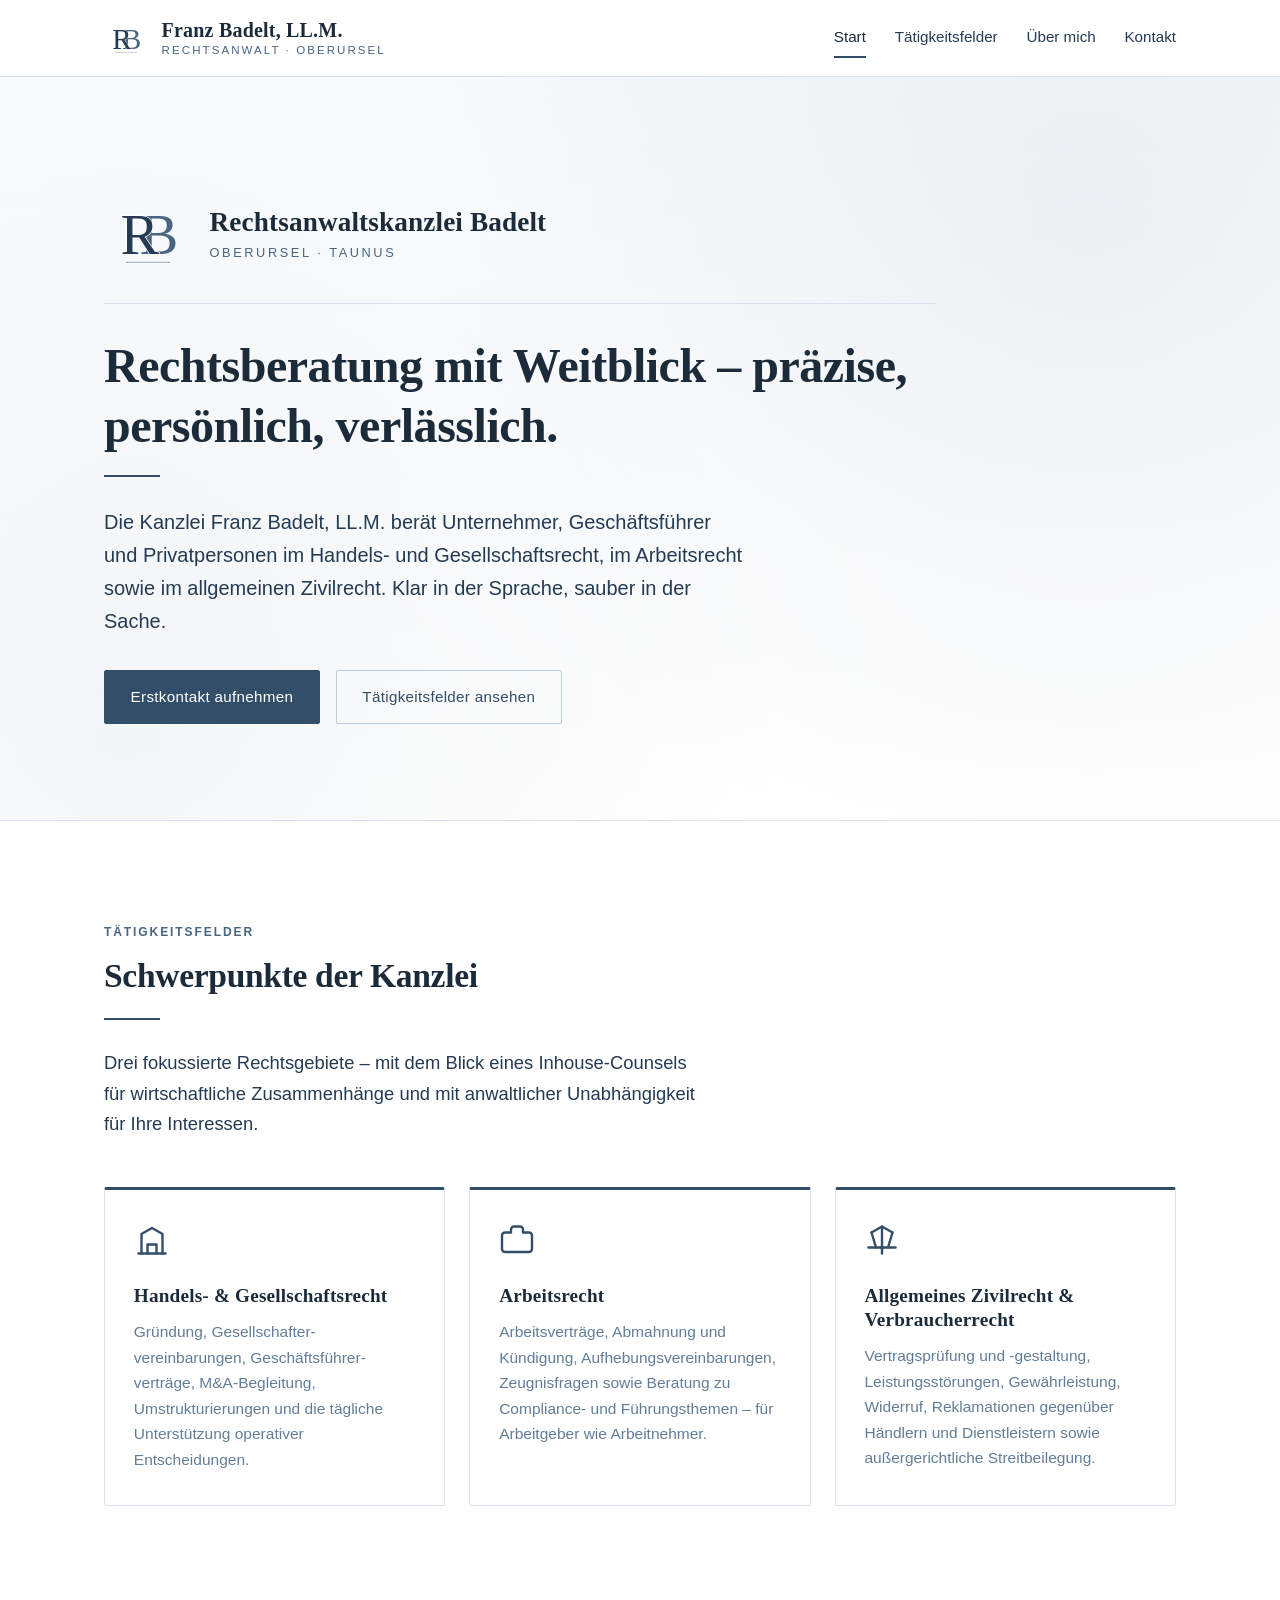
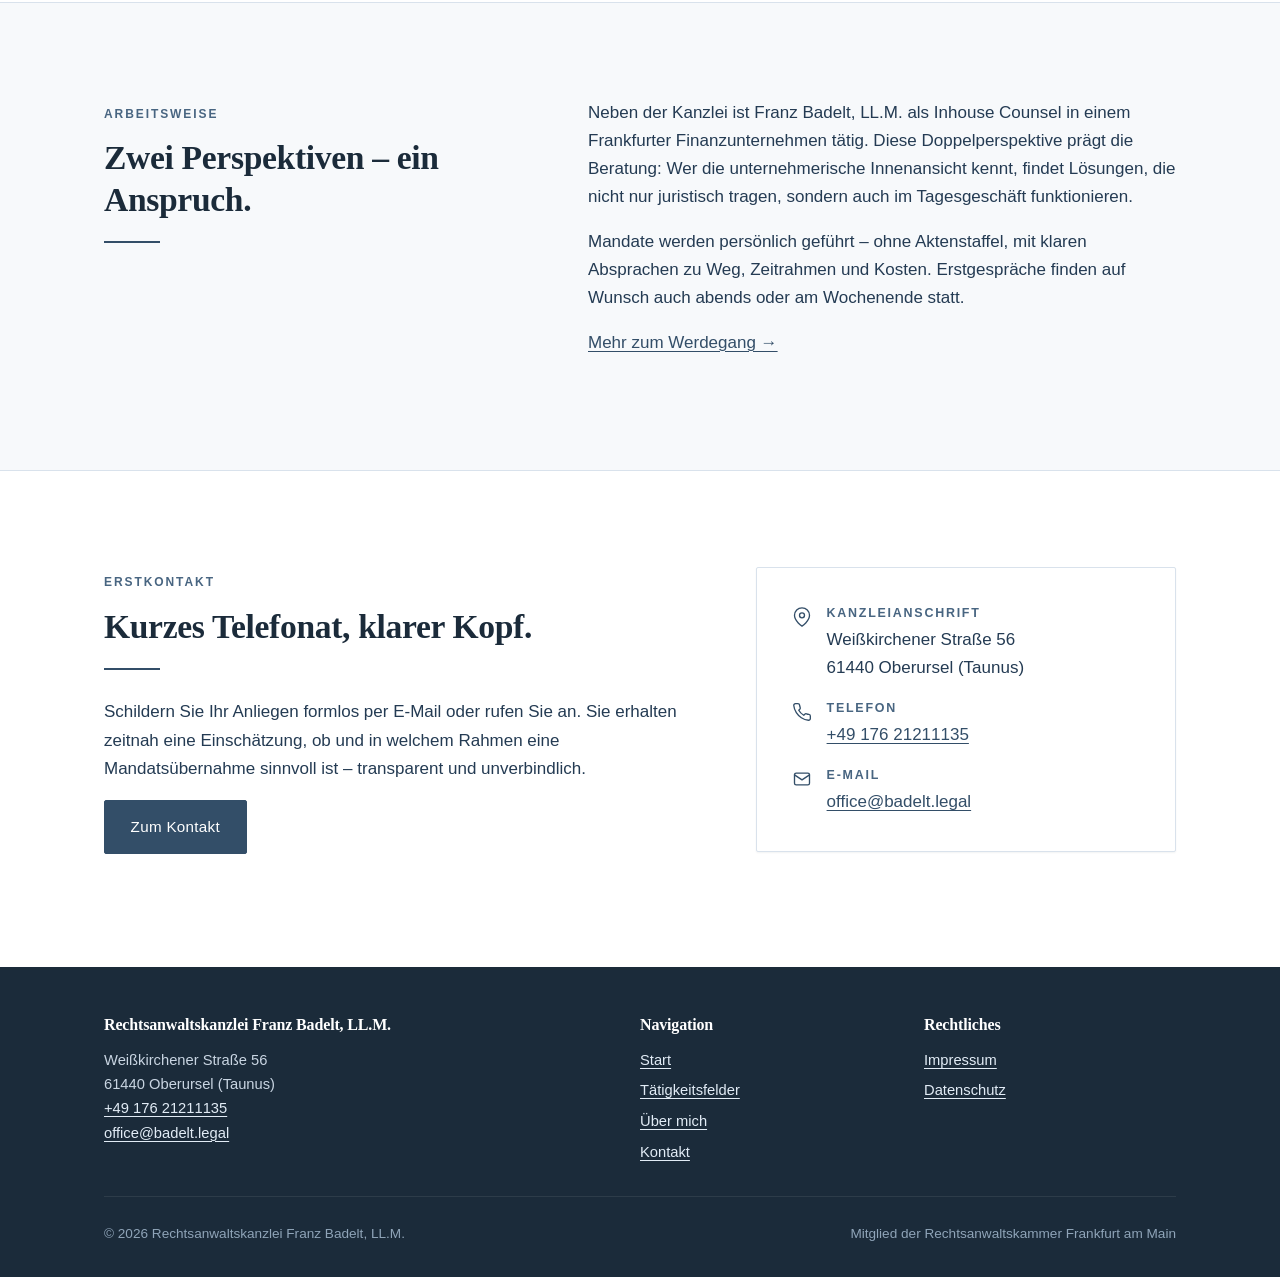
<file: index.html>
<!DOCTYPE html>
<html lang="de">
<head>
    <meta charset="UTF-8">
    <meta name="viewport" content="width=device-width, initial-scale=1.0">
    <title>Rechtsanwaltskanzlei Franz Badelt, LL.M. &ndash; Oberursel</title>
    <meta name="description" content="Rechtsanwaltskanzlei Franz Badelt, LL.M. in Oberursel (Taunus). Beratung im Handels- und Gesellschaftsrecht, Arbeitsrecht sowie allgemeinen Zivilrecht einschlie&szlig;lich Verbraucherrecht.">
    <meta name="robots" content="index, follow">
    <link rel="canonical" href="https://badelt.legal/">
    <link rel="icon" href="favicon.svg" type="image/svg+xml">
    <link rel="stylesheet" href="css/style.css">
</head>
<body>

<header class="site-header">
    <div class="container site-header__inner">
        <a class="brand" href="index.html" aria-label="Startseite Rechtsanwaltskanzlei Franz Badelt">
            <img class="brand__mark" src="logo.svg" alt="" width="44" height="44">
            <span class="brand__text">
                <span class="brand__name">Franz Badelt, LL.M.</span>
                <span class="brand__sub">Rechtsanwalt &middot; Oberursel</span>
            </span>
        </a>
        <nav class="nav" aria-label="Hauptnavigation">
            <a href="index.html" class="is-active">Start</a>
            <a href="leistungen.html">Tätigkeitsfelder</a>
            <a href="ueber-mich.html">Über mich</a>
            <a href="kontakt.html">Kontakt</a>
        </nav>
    </div>
</header>

<main>

<section class="hero">
    <div class="container">
        <div class="hero__inner">
            <div class="hero__signature">
                <img class="hero__logo" src="logo.svg" alt="" width="88" height="88">
                <div class="hero__signature-text">
                    <span class="hero__firm">Rechtsanwaltskanzlei Badelt</span>
                    <span class="hero__location">Oberursel &middot; Taunus</span>
                </div>
            </div>
            <h1>Rechtsberatung mit Weitblick &ndash; präzise, persönlich, verlässlich.</h1>
            <hr class="divider" aria-hidden="true">
            <p class="lead">
                Die Kanzlei Franz Badelt, LL.M. berät Unternehmer, Geschäftsführer
                und Privatpersonen im Handels- und Gesellschaftsrecht, im Arbeitsrecht
                sowie im allgemeinen Zivilrecht. Klar in der Sprache, sauber in der Sache.
            </p>
            <div class="hero__actions">
                <a class="btn btn--primary" href="kontakt.html">Erstkontakt aufnehmen</a>
                <a class="btn btn--ghost" href="leistungen.html">Tätigkeitsfelder ansehen</a>
            </div>
        </div>
    </div>
</section>

<section class="section">
    <div class="container">
        <div class="section__header">
            <span class="eyebrow">Tätigkeitsfelder</span>
            <h2>Schwerpunkte der Kanzlei</h2>
            <hr class="divider" aria-hidden="true">
            <p class="lead">
                Drei fokussierte Rechtsgebiete &ndash; mit dem Blick eines
                Inhouse-Counsels für wirtschaftliche Zusammenhänge und mit
                anwaltlicher Unabhängigkeit für Ihre Interessen.
            </p>
        </div>

        <div class="services">
            <article class="service">
                <svg class="service__icon" viewBox="0 0 24 24" fill="none" stroke="currentColor" stroke-width="1.6" stroke-linecap="round" stroke-linejoin="round" aria-hidden="true">
                    <path d="M3 21h18"/><path d="M5 21V8l7-4 7 4v13"/><path d="M9 21v-6h6v6"/>
                </svg>
                <h3>Handels- &amp; Gesellschaftsrecht</h3>
                <p>
                    Gründung, Gesellschafter&shy;vereinbarungen, Geschäftsführer&shy;verträge,
                    M&amp;A-Begleitung, Umstrukturierungen und die tägliche
                    Unterstützung operativer Entscheidungen.
                </p>
            </article>

            <article class="service">
                <svg class="service__icon" viewBox="0 0 24 24" fill="none" stroke="currentColor" stroke-width="1.6" stroke-linecap="round" stroke-linejoin="round" aria-hidden="true">
                    <path d="M20 7h-4V5a2 2 0 0 0-2-2h-4a2 2 0 0 0-2 2v2H4a2 2 0 0 0-2 2v9a2 2 0 0 0 2 2h16a2 2 0 0 0 2-2V9a2 2 0 0 0-2-2z"/>
                </svg>
                <h3>Arbeitsrecht</h3>
                <p>
                    Arbeitsverträge, Abmahnung und Kündigung, Aufhebungs&shy;vereinbarungen,
                    Zeugnisfragen sowie Beratung zu Compliance- und Führungs&shy;themen &ndash;
                    für Arbeitgeber wie Arbeitnehmer.
                </p>
            </article>

            <article class="service">
                <svg class="service__icon" viewBox="0 0 24 24" fill="none" stroke="currentColor" stroke-width="1.6" stroke-linecap="round" stroke-linejoin="round" aria-hidden="true">
                    <path d="M12 3v18"/><path d="M5 7l7-4 7 4"/><path d="M5 7l3 10"/><path d="M19 7l-3 10"/><path d="M3 17h10"/><path d="M11 17h10"/>
                </svg>
                <h3>Allgemeines Zivilrecht &amp; Verbraucherrecht</h3>
                <p>
                    Vertragsprüfung und -gestaltung, Leistungsstörungen, Gewährleistung,
                    Widerruf, Reklamationen gegenüber Händlern und Dienstleistern sowie
                    außergerichtliche Streitbeilegung.
                </p>
            </article>
        </div>
    </div>
</section>

<section class="section section--alt">
    <div class="container">
        <div class="split">
            <div>
                <span class="eyebrow">Arbeitsweise</span>
                <h2>Zwei Perspektiven &ndash; ein Anspruch.</h2>
                <hr class="divider" aria-hidden="true">
            </div>
            <div>
                <p>
                    Neben der Kanzlei ist Franz Badelt, LL.M. als Inhouse Counsel
                    in einem Frankfurter Finanzunternehmen tätig. Diese Doppel&shy;perspektive
                    prägt die Beratung: Wer die unternehmerische Innenansicht kennt,
                    findet Lösungen, die nicht nur juristisch tragen, sondern auch im
                    Tagesgeschäft funktionieren.
                </p>
                <p>
                    Mandate werden persönlich geführt &ndash; ohne Aktenstaffel,
                    mit klaren Absprachen zu Weg, Zeitrahmen und Kosten.
                    Erstgespräche finden auf Wunsch auch abends oder am Wochenende statt.
                </p>
                <p>
                    <a href="ueber-mich.html">Mehr zum Werdegang &rarr;</a>
                </p>
            </div>
        </div>
    </div>
</section>

<section class="section">
    <div class="container">
        <div class="split split--flip">
            <div>
                <span class="eyebrow">Erstkontakt</span>
                <h2>Kurzes Telefonat, klarer Kopf.</h2>
                <hr class="divider" aria-hidden="true">
                <p>
                    Schildern Sie Ihr Anliegen formlos per E-Mail oder rufen Sie an.
                    Sie erhalten zeitnah eine Einschätzung, ob und in welchem
                    Rahmen eine Mandatsübernahme sinnvoll ist &ndash;
                    transparent und unverbindlich.
                </p>
                <p>
                    <a class="btn btn--primary" href="kontakt.html">Zum Kontakt</a>
                </p>
            </div>

            <aside class="contact-card" aria-label="Kontaktdaten">
                <ul class="contact-list">
                    <li>
                        <svg class="icon" viewBox="0 0 24 24" fill="none" stroke="currentColor" stroke-width="1.6" stroke-linecap="round" stroke-linejoin="round" aria-hidden="true"><path d="M21 10c0 7-9 13-9 13s-9-6-9-13a9 9 0 1 1 18 0z"/><circle cx="12" cy="10" r="3"/></svg>
                        <div>
                            <span class="label">Kanzleianschrift</span>
                            Weißkirchener Straße 56<br>61440 Oberursel (Taunus)
                        </div>
                    </li>
                    <li>
                        <svg class="icon" viewBox="0 0 24 24" fill="none" stroke="currentColor" stroke-width="1.6" stroke-linecap="round" stroke-linejoin="round" aria-hidden="true"><path d="M22 16.92v3a2 2 0 0 1-2.18 2 19.8 19.8 0 0 1-8.63-3.07 19.5 19.5 0 0 1-6-6A19.8 19.8 0 0 1 2.12 4.18 2 2 0 0 1 4.11 2h3a2 2 0 0 1 2 1.72c.13.96.37 1.9.72 2.81a2 2 0 0 1-.45 2.11L8.09 9.91a16 16 0 0 0 6 6l1.27-1.27a2 2 0 0 1 2.11-.45c.91.35 1.85.59 2.81.72a2 2 0 0 1 1.72 2z"/></svg>
                        <div>
                            <span class="label">Telefon</span>
                            <a href="tel:+4917621211135">+49 176 21211135</a>
                        </div>
                    </li>
                    <li>
                        <svg class="icon" viewBox="0 0 24 24" fill="none" stroke="currentColor" stroke-width="1.6" stroke-linecap="round" stroke-linejoin="round" aria-hidden="true"><rect x="3" y="5" width="18" height="14" rx="2"/><path d="M3 7l9 6 9-6"/></svg>
                        <div>
                            <span class="label">E-Mail</span>
                            <a href="mailto:office@badelt.legal">office@badelt.legal</a>
                        </div>
                    </li>
                </ul>
            </aside>
        </div>
    </div>
</section>

</main>

<footer class="site-footer">
    <div class="container">
        <div class="footer-grid">
            <div>
                <h4>Rechtsanwaltskanzlei Franz Badelt, LL.M.</h4>
                <p>
                    Weißkirchener Straße 56<br>
                    61440 Oberursel (Taunus)<br>
                    <a href="tel:+4917621211135">+49 176 21211135</a><br>
                    <a href="mailto:office@badelt.legal">office@badelt.legal</a>
                </p>
            </div>
            <div>
                <h4>Navigation</h4>
                <ul>
                    <li><a href="index.html">Start</a></li>
                    <li><a href="leistungen.html">Tätigkeitsfelder</a></li>
                    <li><a href="ueber-mich.html">Über mich</a></li>
                    <li><a href="kontakt.html">Kontakt</a></li>
                </ul>
            </div>
            <div>
                <h4>Rechtliches</h4>
                <ul>
                    <li><a href="impressum.html">Impressum</a></li>
                    <li><a href="datenschutz.html">Datenschutz</a></li>
                </ul>
            </div>
        </div>
        <div class="copyright">
            <span>&copy; <span id="year">2026</span> Rechtsanwaltskanzlei Franz Badelt, LL.M.</span>
            <span>Mitglied der Rechtsanwaltskammer Frankfurt am Main</span>
        </div>
    </div>
</footer>

<script>
    document.getElementById('year').textContent = new Date().getFullYear();
</script>

</body>
</html>
</file>
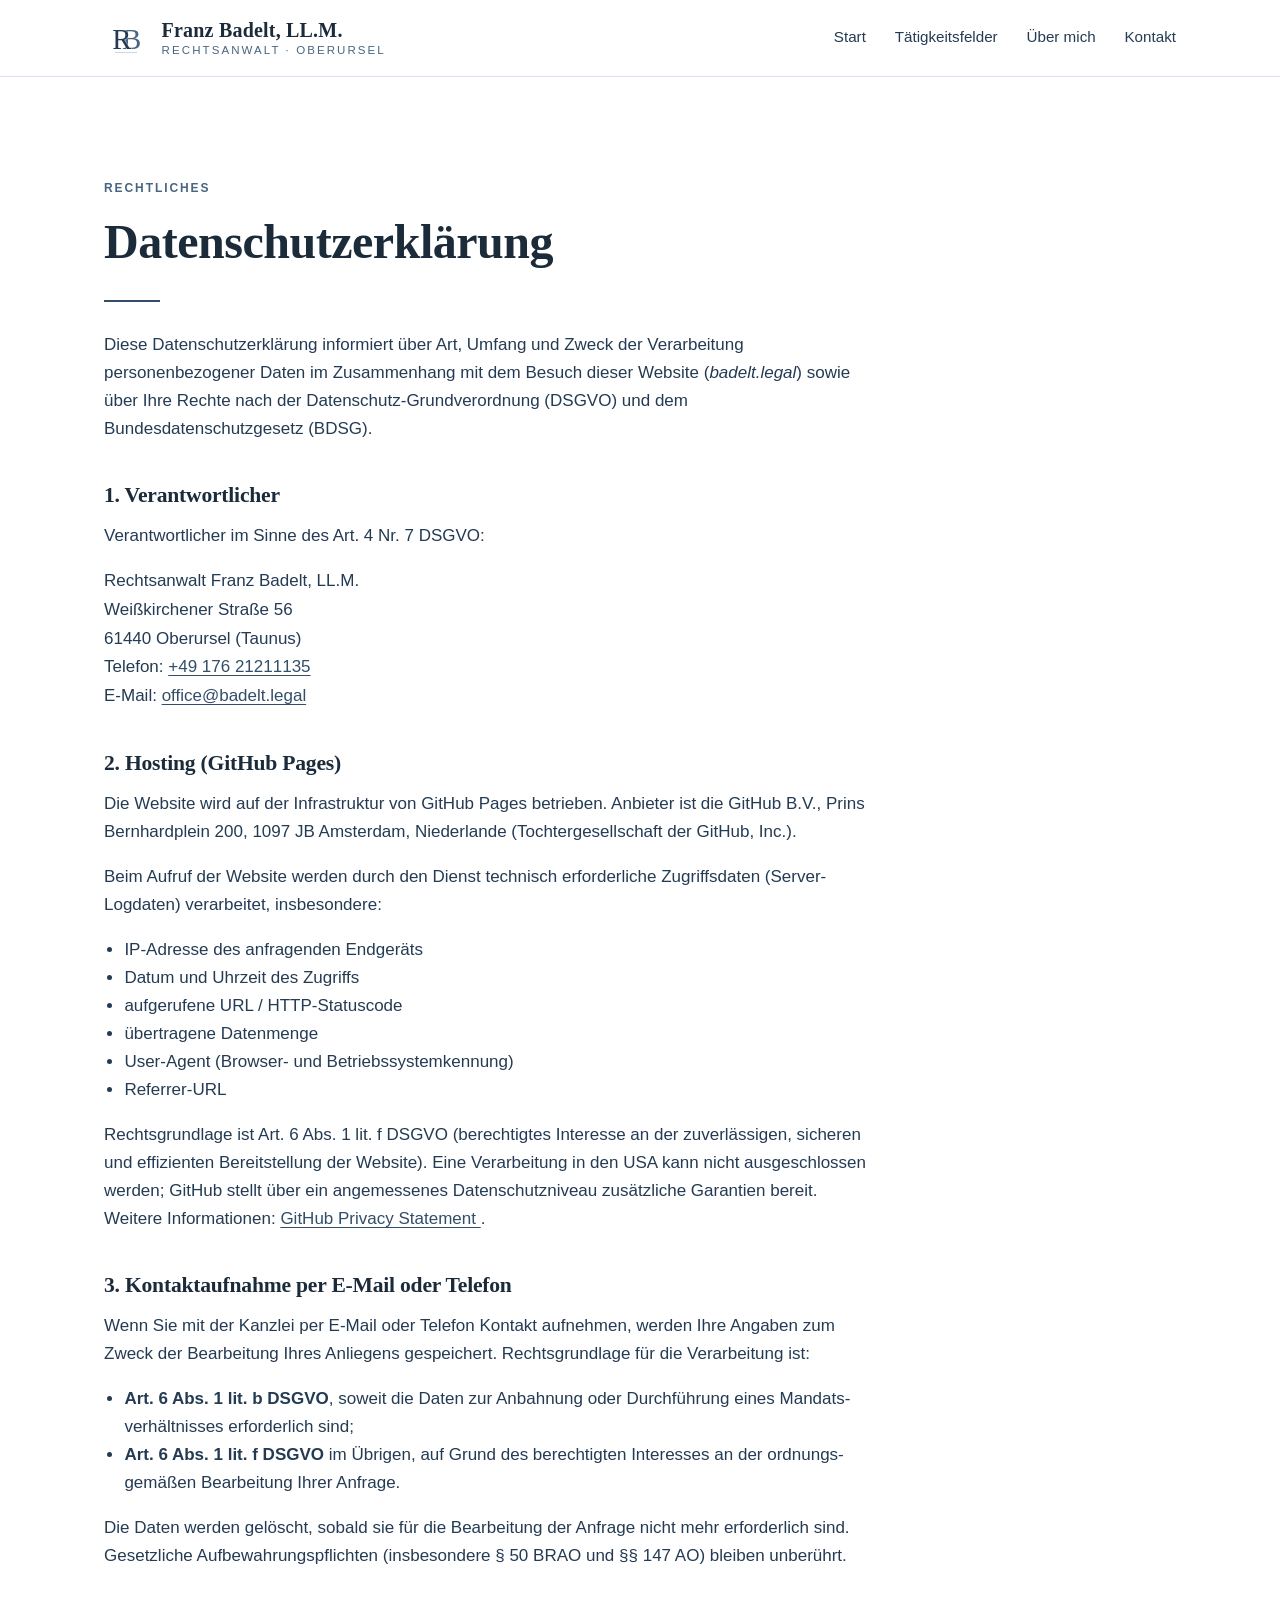
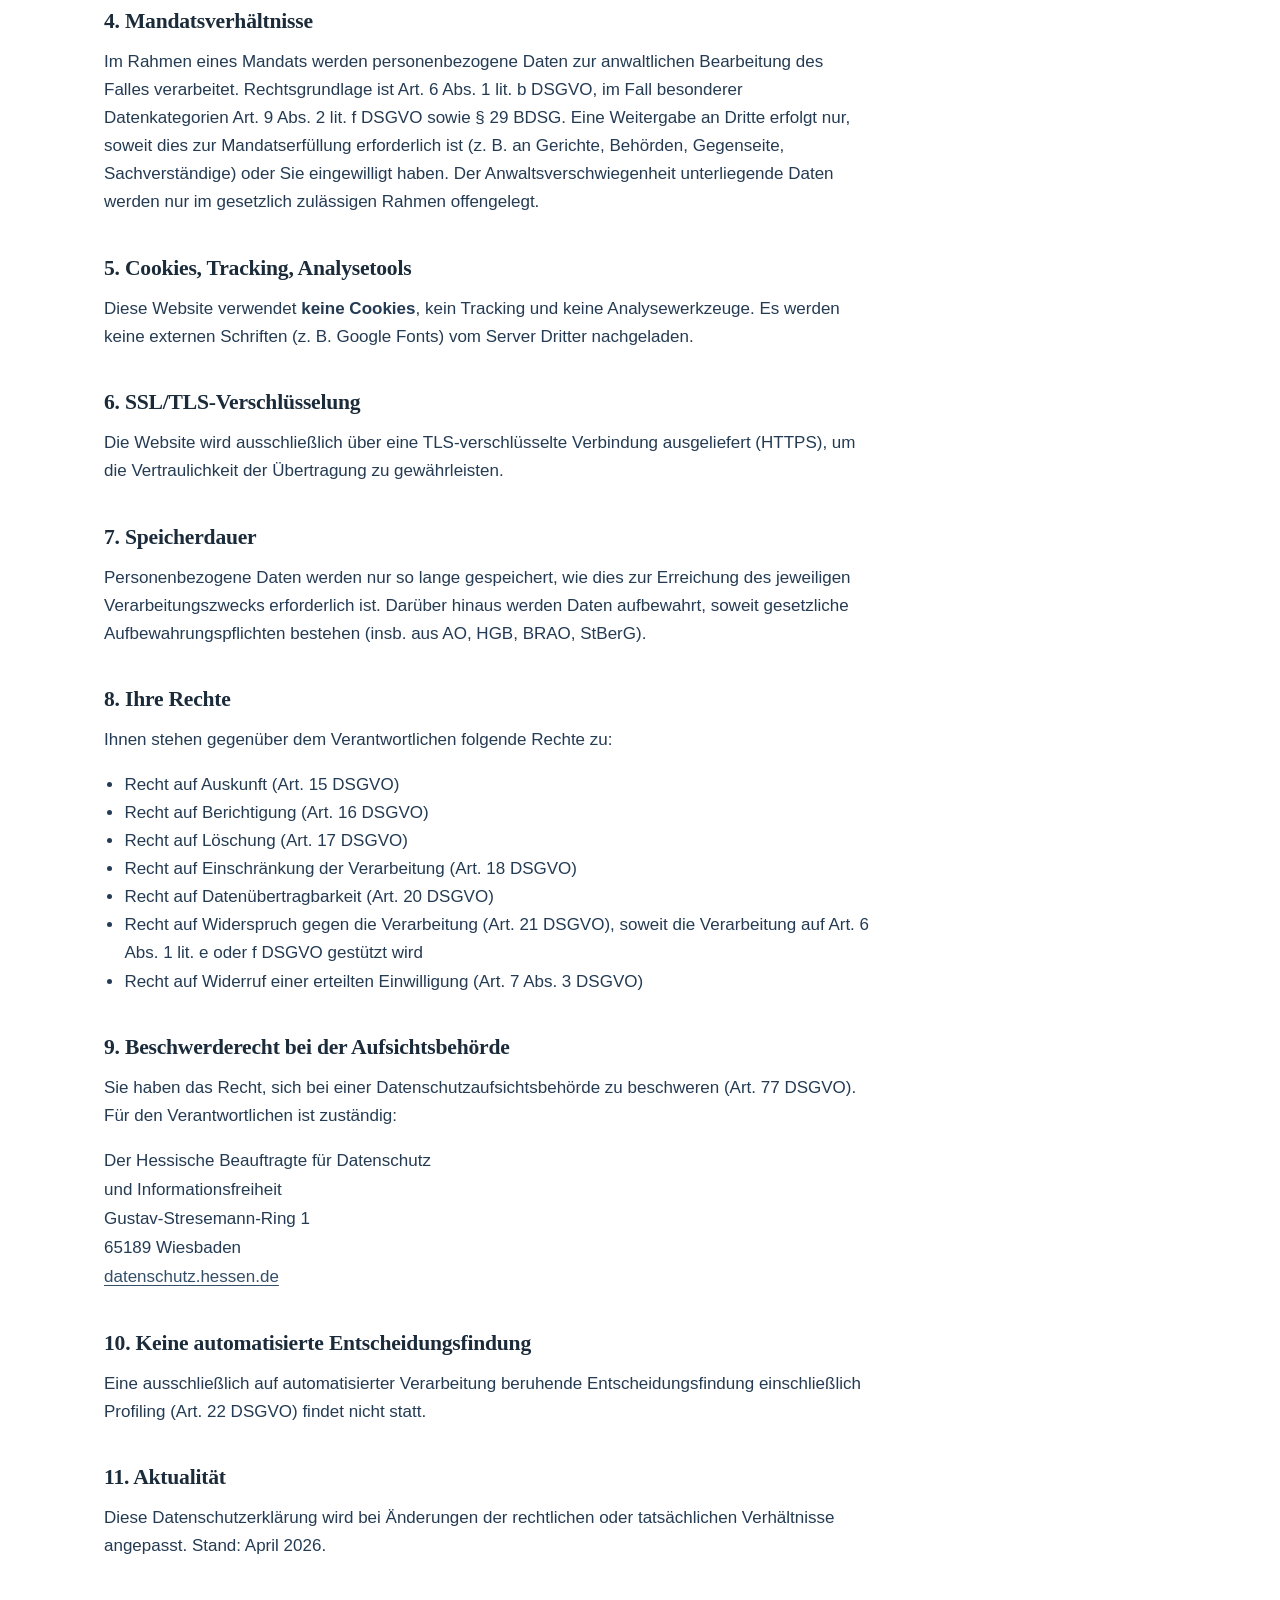
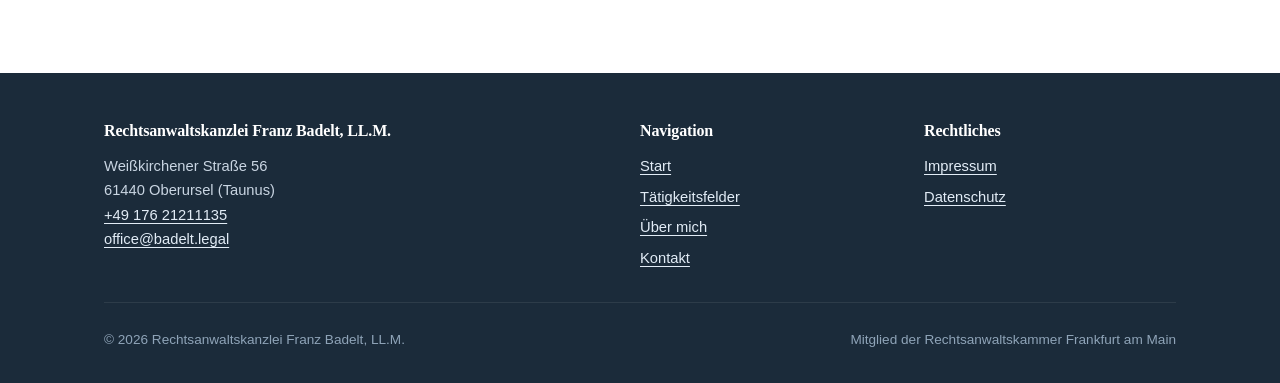
<file: datenschutz.html>
<!DOCTYPE html>
<html lang="de">
<head>
    <meta charset="UTF-8">
    <meta name="viewport" content="width=device-width, initial-scale=1.0">
    <title>Datenschutz &ndash; Rechtsanwaltskanzlei Franz Badelt, LL.M.</title>
    <meta name="description" content="Informationen zur Verarbeitung personenbezogener Daten bei Besuch und Nutzung der Website badelt.legal gemäß Art. 13, 14 DSGVO.">
    <meta name="robots" content="noindex, follow">
    <link rel="canonical" href="https://badelt.legal/datenschutz.html">
    <link rel="icon" href="favicon.svg" type="image/svg+xml">
    <link rel="stylesheet" href="css/style.css">
</head>
<body>

<header class="site-header">
    <div class="container site-header__inner">
        <a class="brand" href="index.html" aria-label="Startseite Rechtsanwaltskanzlei Franz Badelt">
            <img class="brand__mark" src="logo.svg" alt="" width="44" height="44">
            <span class="brand__text">
                <span class="brand__name">Franz Badelt, LL.M.</span>
                <span class="brand__sub">Rechtsanwalt &middot; Oberursel</span>
            </span>
        </a>
        <nav class="nav" aria-label="Hauptnavigation">
            <a href="index.html">Start</a>
            <a href="leistungen.html">Tätigkeitsfelder</a>
            <a href="ueber-mich.html">Über mich</a>
            <a href="kontakt.html">Kontakt</a>
        </nav>
    </div>
</header>

<main>

<section class="section">
    <div class="container">

        <div class="prose">
            <span class="eyebrow">Rechtliches</span>
            <h1>Datenschutzerklärung</h1>
            <hr class="divider" aria-hidden="true">
            <p>
                Diese Datenschutzerklärung informiert über Art, Umfang und Zweck der
                Verarbeitung personenbezogener Daten im Zusammenhang mit dem Besuch
                dieser Website (<em>badelt.legal</em>) sowie über Ihre Rechte nach
                der Datenschutz-Grundverordnung (DSGVO) und dem
                Bundesdatenschutzgesetz (BDSG).
            </p>

            <h2>1. Verantwortlicher</h2>
            <p>
                Verantwortlicher im Sinne des Art. 4 Nr. 7 DSGVO:
            </p>
            <address>
                Rechtsanwalt Franz Badelt, LL.M.<br>
                Weißkirchener Straße 56<br>
                61440 Oberursel (Taunus)<br>
                Telefon: <a href="tel:+4917621211135">+49&nbsp;176&nbsp;21211135</a><br>
                E-Mail: <a href="mailto:office@badelt.legal">office@badelt.legal</a>
            </address>

            <h2>2. Hosting (GitHub Pages)</h2>
            <p>
                Die Website wird auf der Infrastruktur von GitHub Pages betrieben.
                Anbieter ist die GitHub B.V., Prins Bernhardplein 200, 1097 JB Amsterdam,
                Niederlande (Tochter&shy;gesellschaft der GitHub, Inc.).
            </p>
            <p>
                Beim Aufruf der Website werden durch den Dienst technisch
                erforderliche Zugriffs&shy;daten (Server-Logdaten) verarbeitet,
                insbesondere:
            </p>
            <ul>
                <li>IP-Adresse des anfragenden Endgeräts</li>
                <li>Datum und Uhrzeit des Zugriffs</li>
                <li>aufgerufene URL / HTTP-Statuscode</li>
                <li>übertragene Datenmenge</li>
                <li>User-Agent (Browser- und Betriebssystem&shy;kennung)</li>
                <li>Referrer-URL</li>
            </ul>
            <p>
                Rechtsgrundlage ist Art. 6 Abs. 1 lit. f DSGVO
                (berechtigtes Interesse an der zuverlässigen, sicheren und
                effizienten Bereitstellung der Website). Eine Verarbeitung in den
                USA kann nicht ausgeschlossen werden; GitHub stellt über ein
                angemessenes Datenschutz&shy;niveau zusätzliche Garantien bereit.
                Weitere Informationen:
                <a href="https://docs.github.com/site-policy/privacy-policies/github-general-privacy-statement" rel="noopener">
                    GitHub Privacy Statement
                </a>.
            </p>

            <h2>3. Kontaktaufnahme per E-Mail oder Telefon</h2>
            <p>
                Wenn Sie mit der Kanzlei per E-Mail oder Telefon Kontakt aufnehmen,
                werden Ihre Angaben zum Zweck der Bearbeitung Ihres Anliegens
                gespeichert. Rechtsgrundlage für die Verarbeitung ist:
            </p>
            <ul>
                <li>
                    <strong>Art. 6 Abs. 1 lit. b DSGVO</strong>, soweit die Daten zur
                    Anbahnung oder Durchführung eines Mandats&shy;verhältnisses
                    erforderlich sind;
                </li>
                <li>
                    <strong>Art. 6 Abs. 1 lit. f DSGVO</strong> im Übrigen, auf Grund
                    des berechtigten Interesses an der ordnungs&shy;gemäßen Bearbeitung
                    Ihrer Anfrage.
                </li>
            </ul>
            <p>
                Die Daten werden gelöscht, sobald sie für die Bearbeitung der
                Anfrage nicht mehr erforderlich sind. Gesetzliche Aufbewahrungs&shy;pflichten
                (insbesondere § 50 BRAO und §§ 147 AO) bleiben unberührt.
            </p>

            <h2>4. Mandats&shy;verhältnisse</h2>
            <p>
                Im Rahmen eines Mandats werden personenbezogene Daten zur
                anwaltlichen Bearbeitung des Falles verarbeitet. Rechtsgrundlage ist
                Art. 6 Abs. 1 lit. b DSGVO, im Fall besonderer Datenkategorien
                Art. 9 Abs. 2 lit. f DSGVO sowie § 29 BDSG. Eine Weitergabe an
                Dritte erfolgt nur, soweit dies zur Mandats&shy;erfüllung erforderlich
                ist (z.&nbsp;B. an Gerichte, Behörden, Gegenseite, Sachverständige)
                oder Sie eingewilligt haben. Der Anwaltsverschwiegenheit
                unterliegende Daten werden nur im gesetzlich zulässigen Rahmen
                offengelegt.
            </p>

            <h2>5. Cookies, Tracking, Analysetools</h2>
            <p>
                Diese Website verwendet <strong>keine Cookies</strong>, kein Tracking
                und keine Analyse&shy;werkzeuge. Es werden keine externen Schriften
                (z.&nbsp;B. Google Fonts) vom Server Dritter nachgeladen.
            </p>

            <h2>6. SSL/TLS-Verschlüsselung</h2>
            <p>
                Die Website wird ausschließlich über eine TLS-verschlüsselte
                Verbindung ausgeliefert (HTTPS), um die Vertraulichkeit der
                Übertragung zu gewährleisten.
            </p>

            <h2>7. Speicherdauer</h2>
            <p>
                Personenbezogene Daten werden nur so lange gespeichert, wie dies
                zur Erreichung des jeweiligen Verarbeitungs&shy;zwecks erforderlich ist.
                Darüber hinaus werden Daten aufbewahrt, soweit gesetzliche
                Aufbewahrungs&shy;pflichten bestehen (insb. aus AO, HGB, BRAO, StBerG).
            </p>

            <h2>8. Ihre Rechte</h2>
            <p>
                Ihnen stehen gegenüber dem Verantwortlichen folgende Rechte zu:
            </p>
            <ul>
                <li>Recht auf Auskunft (Art. 15 DSGVO)</li>
                <li>Recht auf Berichtigung (Art. 16 DSGVO)</li>
                <li>Recht auf Löschung (Art. 17 DSGVO)</li>
                <li>Recht auf Einschränkung der Verarbeitung (Art. 18 DSGVO)</li>
                <li>Recht auf Datenübertragbarkeit (Art. 20 DSGVO)</li>
                <li>
                    Recht auf Widerspruch gegen die Verarbeitung (Art. 21 DSGVO),
                    soweit die Verarbeitung auf Art. 6 Abs. 1 lit. e oder f DSGVO
                    gestützt wird
                </li>
                <li>Recht auf Widerruf einer erteilten Einwilligung (Art. 7 Abs. 3 DSGVO)</li>
            </ul>

            <h2>9. Beschwerderecht bei der Aufsichtsbehörde</h2>
            <p>
                Sie haben das Recht, sich bei einer Datenschutz&shy;aufsichts&shy;behörde
                zu beschweren (Art. 77 DSGVO). Für den Verantwortlichen ist
                zuständig:
            </p>
            <address>
                Der Hessische Beauftragte für Datenschutz<br>
                und Informationsfreiheit<br>
                Gustav-Stresemann-Ring 1<br>
                65189 Wiesbaden<br>
                <a href="https://datenschutz.hessen.de" rel="noopener">datenschutz.hessen.de</a>
            </address>

            <h2>10. Keine automatisierte Entscheidungsfindung</h2>
            <p>
                Eine ausschließlich auf automatisierter Verarbeitung beruhende
                Entscheidungs&shy;findung einschließlich Profiling (Art. 22 DSGVO)
                findet nicht statt.
            </p>

            <h2>11. Aktualität</h2>
            <p>
                Diese Datenschutz&shy;erklärung wird bei Änderungen der rechtlichen
                oder tatsächlichen Verhältnisse angepasst. Stand:
                April&nbsp;2026.
            </p>

        </div>

    </div>
</section>

</main>

<footer class="site-footer">
    <div class="container">
        <div class="footer-grid">
            <div>
                <h4>Rechtsanwaltskanzlei Franz Badelt, LL.M.</h4>
                <p>
                    Weißkirchener Straße 56<br>
                    61440 Oberursel (Taunus)<br>
                    <a href="tel:+4917621211135">+49 176 21211135</a><br>
                    <a href="mailto:office@badelt.legal">office@badelt.legal</a>
                </p>
            </div>
            <div>
                <h4>Navigation</h4>
                <ul>
                    <li><a href="index.html">Start</a></li>
                    <li><a href="leistungen.html">Tätigkeitsfelder</a></li>
                    <li><a href="ueber-mich.html">Über mich</a></li>
                    <li><a href="kontakt.html">Kontakt</a></li>
                </ul>
            </div>
            <div>
                <h4>Rechtliches</h4>
                <ul>
                    <li><a href="impressum.html">Impressum</a></li>
                    <li><a href="datenschutz.html">Datenschutz</a></li>
                </ul>
            </div>
        </div>
        <div class="copyright">
            <span>&copy; <span id="year">2026</span> Rechtsanwaltskanzlei Franz Badelt, LL.M.</span>
            <span>Mitglied der Rechtsanwaltskammer Frankfurt am Main</span>
        </div>
    </div>
</footer>

<script>
    document.getElementById('year').textContent = new Date().getFullYear();
</script>

</body>
</html>
</file>
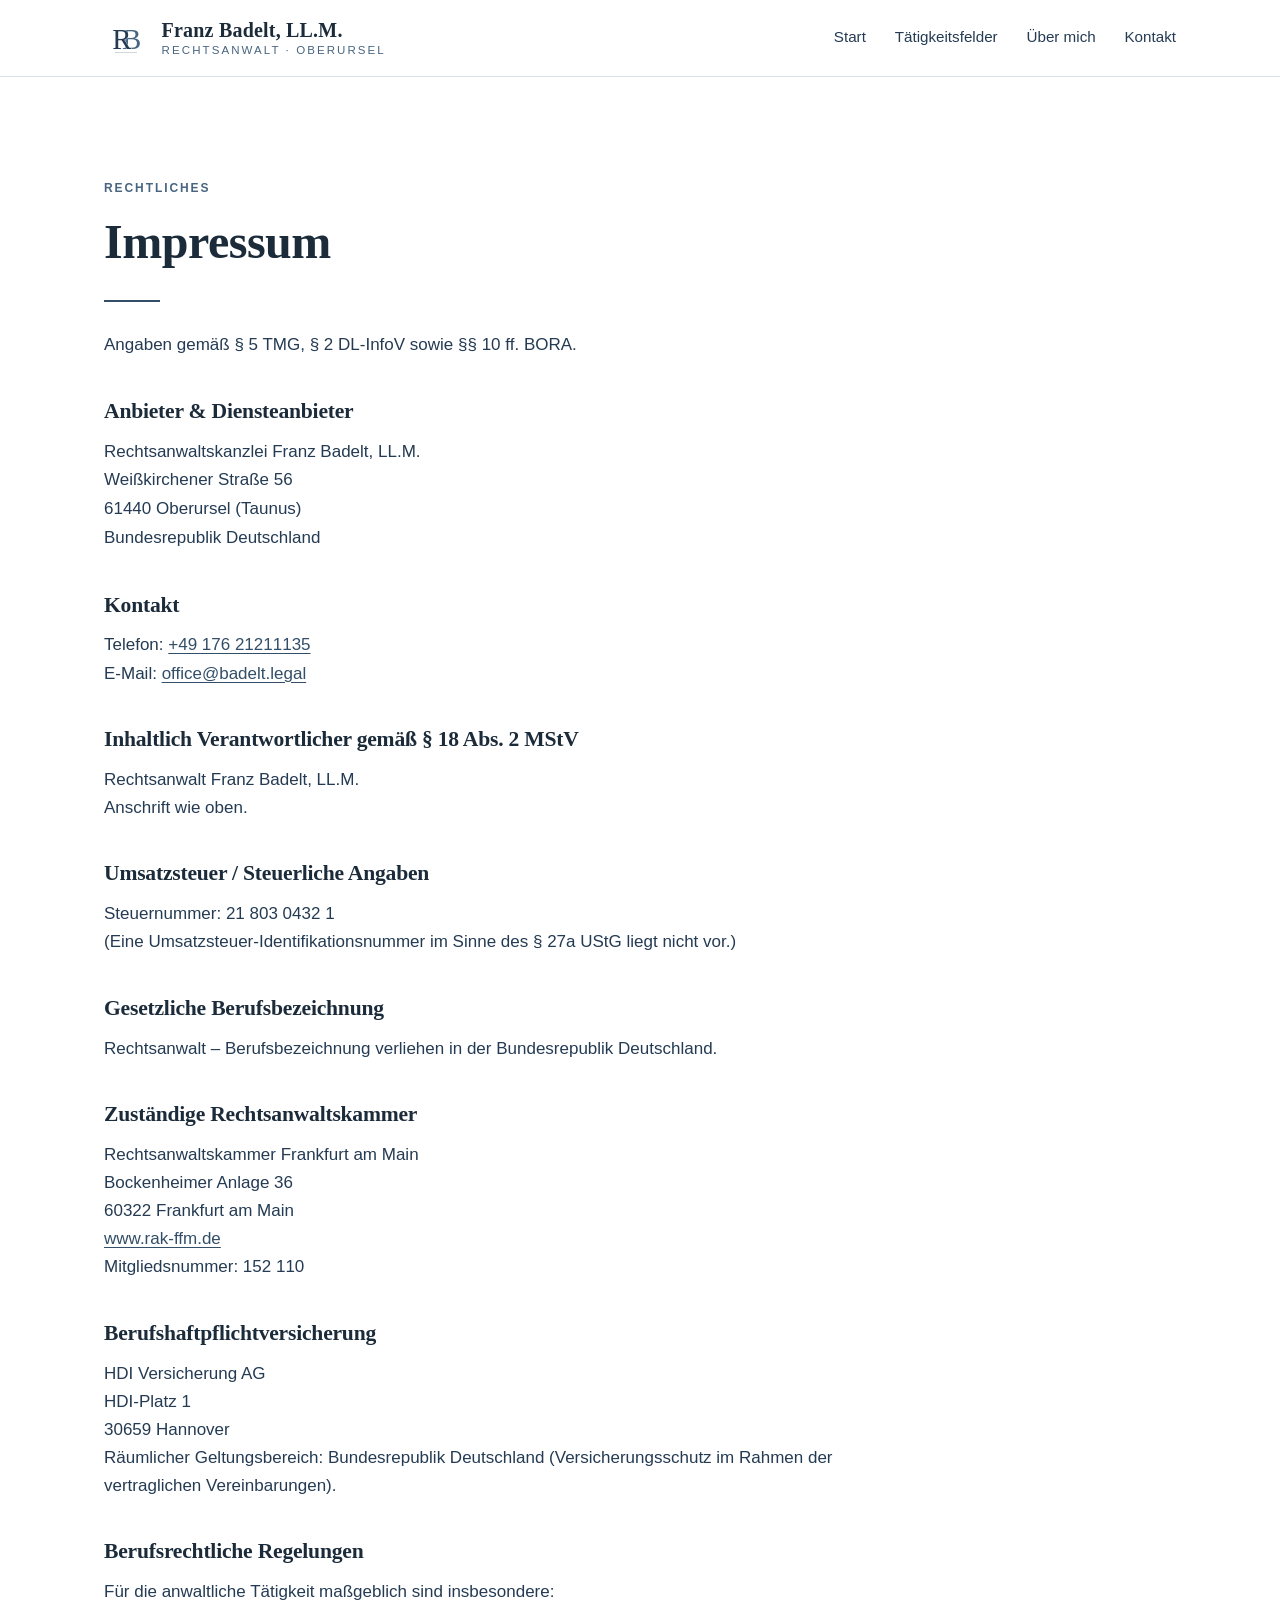
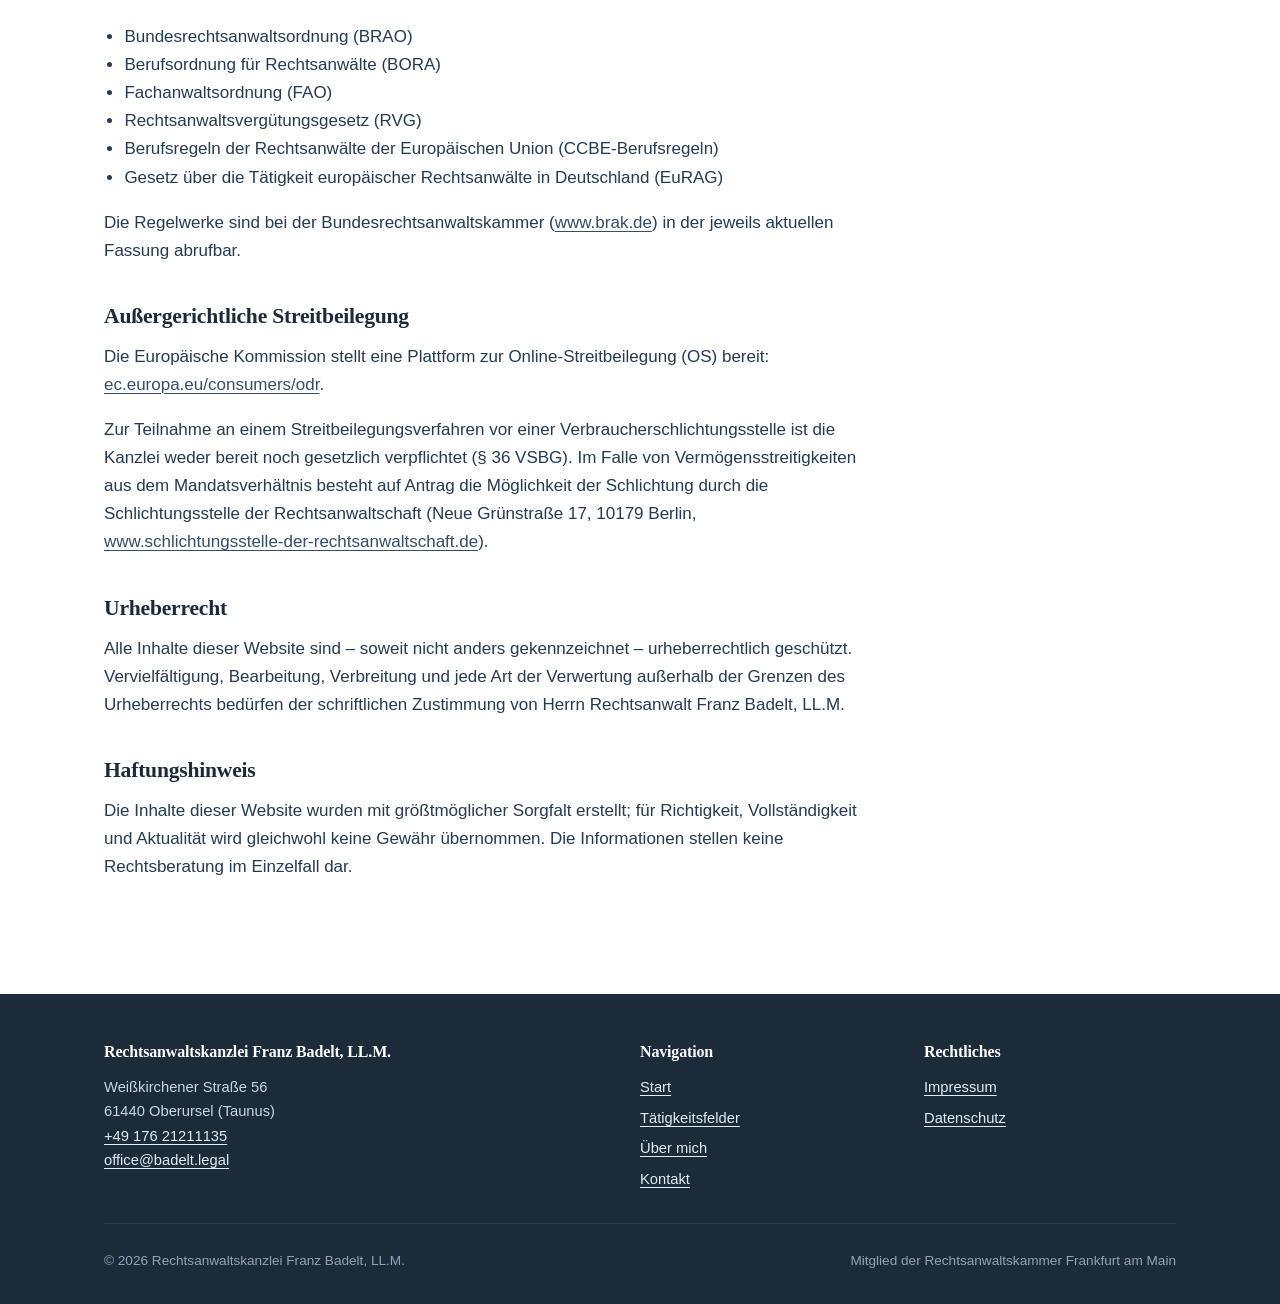
<file: impressum.html>
<!DOCTYPE html>
<html lang="de">
<head>
    <meta charset="UTF-8">
    <meta name="viewport" content="width=device-width, initial-scale=1.0">
    <title>Impressum &ndash; Rechtsanwaltskanzlei Franz Badelt, LL.M.</title>
    <meta name="description" content="Impressum und berufsrechtliche Angaben der Rechtsanwaltskanzlei Franz Badelt, LL.M.">
    <meta name="robots" content="noindex, follow">
    <link rel="canonical" href="https://badelt.legal/impressum.html">
    <link rel="icon" href="favicon.svg" type="image/svg+xml">
    <link rel="stylesheet" href="css/style.css">
</head>
<body>

<header class="site-header">
    <div class="container site-header__inner">
        <a class="brand" href="index.html" aria-label="Startseite Rechtsanwaltskanzlei Franz Badelt">
            <img class="brand__mark" src="logo.svg" alt="" width="44" height="44">
            <span class="brand__text">
                <span class="brand__name">Franz Badelt, LL.M.</span>
                <span class="brand__sub">Rechtsanwalt &middot; Oberursel</span>
            </span>
        </a>
        <nav class="nav" aria-label="Hauptnavigation">
            <a href="index.html">Start</a>
            <a href="leistungen.html">Tätigkeitsfelder</a>
            <a href="ueber-mich.html">Über mich</a>
            <a href="kontakt.html">Kontakt</a>
        </nav>
    </div>
</header>

<main>

<section class="section">
    <div class="container">

        <div class="prose">
            <span class="eyebrow">Rechtliches</span>
            <h1>Impressum</h1>
            <hr class="divider" aria-hidden="true">
            <p>Angaben gemäß § 5 TMG, § 2 DL-InfoV sowie §§ 10 ff. BORA.</p>

            <h2>Anbieter &amp; Diensteanbieter</h2>
            <address>
                Rechtsanwaltskanzlei Franz Badelt, LL.M.<br>
                Weißkirchener Straße 56<br>
                61440 Oberursel (Taunus)<br>
                Bundesrepublik Deutschland
            </address>

            <h2>Kontakt</h2>
            <p>
                Telefon: <a href="tel:+4917621211135">+49&nbsp;176&nbsp;21211135</a><br>
                E-Mail: <a href="mailto:office@badelt.legal">office@badelt.legal</a>
            </p>

            <h2>Inhaltlich Verantwortlicher gemäß § 18 Abs. 2 MStV</h2>
            <p>
                Rechtsanwalt Franz Badelt, LL.M.<br>
                Anschrift wie oben.
            </p>

            <h2>Umsatzsteuer / Steuerliche Angaben</h2>
            <p>
                Steuernummer: 21&nbsp;803&nbsp;0432&nbsp;1<br>
                (Eine Umsatzsteuer-Identifikations&shy;nummer im Sinne des § 27a UStG liegt
                nicht vor.)
            </p>

            <h2>Gesetzliche Berufsbezeichnung</h2>
            <p>
                Rechtsanwalt &ndash; Berufsbezeichnung verliehen in der Bundesrepublik Deutschland.
            </p>

            <h2>Zuständige Rechtsanwaltskammer</h2>
            <p>
                Rechtsanwaltskammer Frankfurt am Main<br>
                Bockenheimer Anlage 36<br>
                60322 Frankfurt am Main<br>
                <a href="https://www.rak-ffm.de" rel="noopener">www.rak-ffm.de</a><br>
                Mitgliedsnummer: 152&nbsp;110
            </p>

            <h2>Berufshaftpflichtversicherung</h2>
            <p>
                HDI Versicherung AG<br>
                HDI-Platz 1<br>
                30659 Hannover<br>
                Räumlicher Geltungsbereich: Bundesrepublik Deutschland
                (Versicherungs&shy;schutz im Rahmen der vertraglichen Vereinbarungen).
            </p>

            <h2>Berufsrechtliche Regelungen</h2>
            <p>
                Für die anwaltliche Tätigkeit maßgeblich sind insbesondere:
            </p>
            <ul>
                <li>Bundesrechtsanwaltsordnung (BRAO)</li>
                <li>Berufsordnung für Rechtsanwälte (BORA)</li>
                <li>Fachanwaltsordnung (FAO)</li>
                <li>Rechtsanwaltsvergütungsgesetz (RVG)</li>
                <li>Berufsregeln der Rechtsanwälte der Europäischen Union (CCBE-Berufsregeln)</li>
                <li>Gesetz über die Tätigkeit europäischer Rechtsanwälte in Deutschland (EuRAG)</li>
            </ul>
            <p>
                Die Regelwerke sind bei der Bundesrechts&shy;anwalts&shy;kammer
                (<a href="https://www.brak.de" rel="noopener">www.brak.de</a>) in der
                jeweils aktuellen Fassung abrufbar.
            </p>

            <h2>Außergerichtliche Streitbeilegung</h2>
            <p>
                Die Europäische Kommission stellt eine Plattform zur Online-Streit&shy;beilegung
                (OS) bereit:
                <a href="https://ec.europa.eu/consumers/odr" rel="noopener">ec.europa.eu/consumers/odr</a>.
            </p>
            <p>
                Zur Teilnahme an einem Streit&shy;beilegungs&shy;verfahren vor einer
                Verbraucher&shy;schlichtungs&shy;stelle ist die Kanzlei weder bereit
                noch gesetzlich verpflichtet (§ 36 VSBG). Im Falle von Vermögens&shy;streitigkeiten
                aus dem Mandats&shy;verhältnis besteht auf Antrag die Möglichkeit der
                Schlichtung durch die Schlichtungsstelle der Rechtsanwaltschaft
                (Neue Grünstraße 17, 10179 Berlin,
                <a href="https://www.schlichtungsstelle-der-rechtsanwaltschaft.de" rel="noopener">www.schlichtungsstelle-der-rechtsanwaltschaft.de</a>).
            </p>

            <h2>Urheberrecht</h2>
            <p>
                Alle Inhalte dieser Website sind &ndash; soweit nicht anders gekennzeichnet &ndash;
                urheberrechtlich geschützt. Vervielfältigung, Bearbeitung, Verbreitung
                und jede Art der Verwertung außerhalb der Grenzen des Urheberrechts
                bedürfen der schriftlichen Zustimmung von Herrn Rechtsanwalt Franz Badelt, LL.M.
            </p>

            <h2>Haftungshinweis</h2>
            <p>
                Die Inhalte dieser Website wurden mit größt&shy;möglicher Sorgfalt erstellt;
                für Richtigkeit, Vollständigkeit und Aktualität wird gleichwohl keine
                Gewähr übernommen. Die Informationen stellen keine Rechtsberatung im
                Einzelfall dar.
            </p>

        </div>

    </div>
</section>

</main>

<footer class="site-footer">
    <div class="container">
        <div class="footer-grid">
            <div>
                <h4>Rechtsanwaltskanzlei Franz Badelt, LL.M.</h4>
                <p>
                    Weißkirchener Straße 56<br>
                    61440 Oberursel (Taunus)<br>
                    <a href="tel:+4917621211135">+49 176 21211135</a><br>
                    <a href="mailto:office@badelt.legal">office@badelt.legal</a>
                </p>
            </div>
            <div>
                <h4>Navigation</h4>
                <ul>
                    <li><a href="index.html">Start</a></li>
                    <li><a href="leistungen.html">Tätigkeitsfelder</a></li>
                    <li><a href="ueber-mich.html">Über mich</a></li>
                    <li><a href="kontakt.html">Kontakt</a></li>
                </ul>
            </div>
            <div>
                <h4>Rechtliches</h4>
                <ul>
                    <li><a href="impressum.html">Impressum</a></li>
                    <li><a href="datenschutz.html">Datenschutz</a></li>
                </ul>
            </div>
        </div>
        <div class="copyright">
            <span>&copy; <span id="year">2026</span> Rechtsanwaltskanzlei Franz Badelt, LL.M.</span>
            <span>Mitglied der Rechtsanwaltskammer Frankfurt am Main</span>
        </div>
    </div>
</footer>

<script>
    document.getElementById('year').textContent = new Date().getFullYear();
</script>

</body>
</html>
</file>
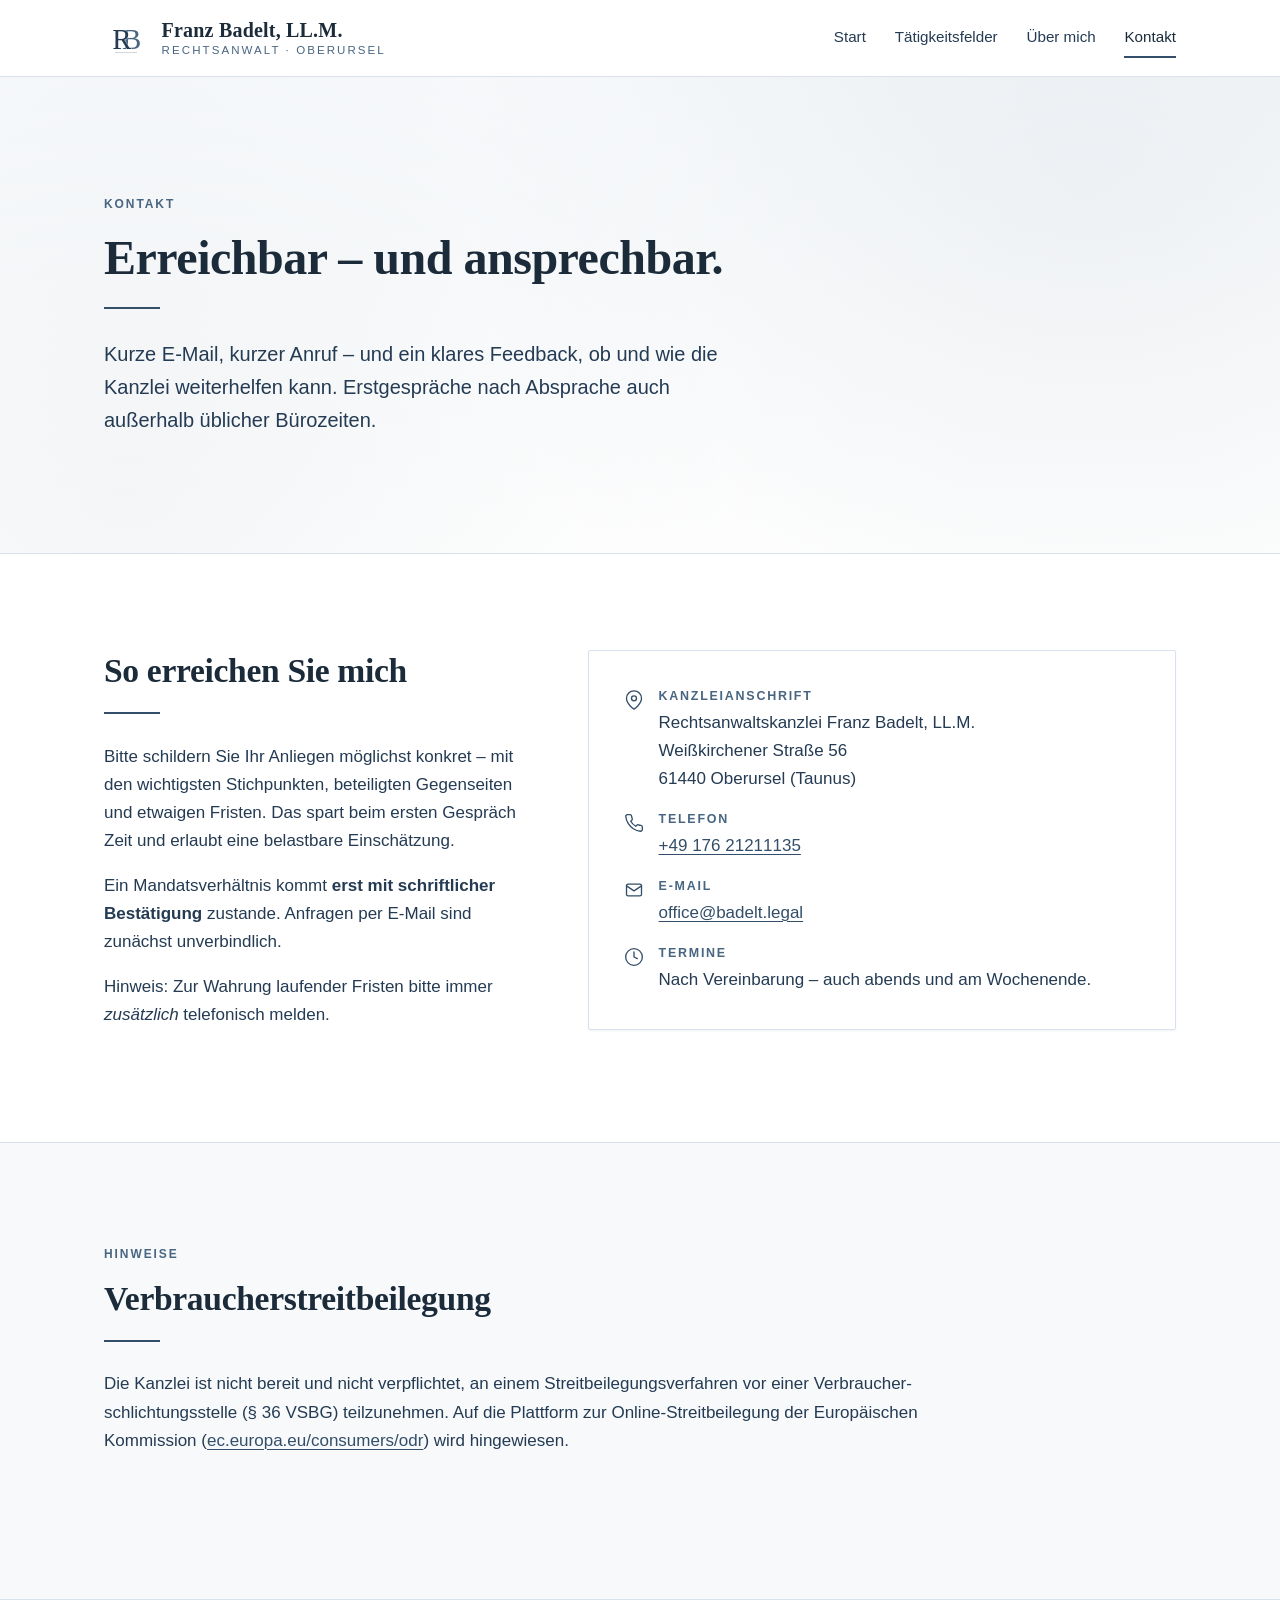
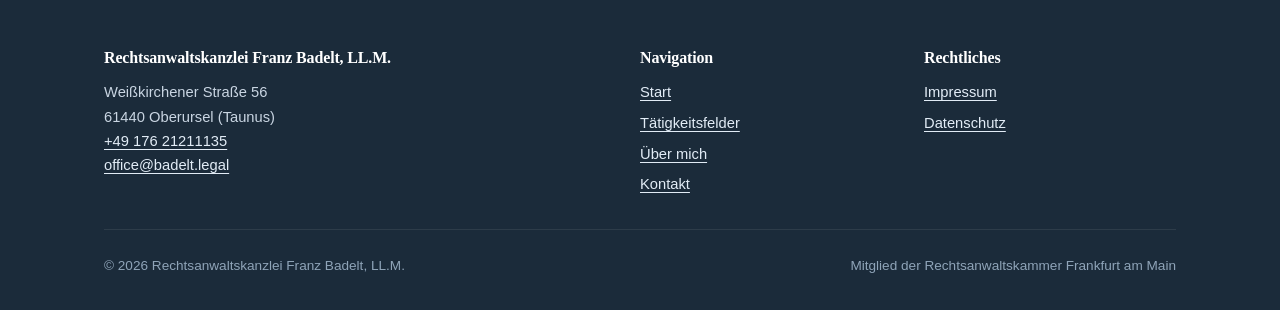
<file: kontakt.html>
<!DOCTYPE html>
<html lang="de">
<head>
    <meta charset="UTF-8">
    <meta name="viewport" content="width=device-width, initial-scale=1.0">
    <title>Kontakt &ndash; Rechtsanwaltskanzlei Franz Badelt, LL.M.</title>
    <meta name="description" content="Kontakt zur Rechtsanwaltskanzlei Franz Badelt, LL.M. in Oberursel (Taunus) &ndash; Telefon, E-Mail und Kanzleianschrift.">
    <link rel="canonical" href="https://badelt.legal/kontakt.html">
    <link rel="icon" href="favicon.svg" type="image/svg+xml">
    <link rel="stylesheet" href="css/style.css">
</head>
<body>

<header class="site-header">
    <div class="container site-header__inner">
        <a class="brand" href="index.html" aria-label="Startseite Rechtsanwaltskanzlei Franz Badelt">
            <img class="brand__mark" src="logo.svg" alt="" width="44" height="44">
            <span class="brand__text">
                <span class="brand__name">Franz Badelt, LL.M.</span>
                <span class="brand__sub">Rechtsanwalt &middot; Oberursel</span>
            </span>
        </a>
        <nav class="nav" aria-label="Hauptnavigation">
            <a href="index.html">Start</a>
            <a href="leistungen.html">Tätigkeitsfelder</a>
            <a href="ueber-mich.html">Über mich</a>
            <a href="kontakt.html" class="is-active">Kontakt</a>
        </nav>
    </div>
</header>

<main>

<section class="hero">
    <div class="container">
        <div class="hero__inner">
            <span class="eyebrow">Kontakt</span>
            <h1>Erreichbar &ndash; und ansprechbar.</h1>
            <hr class="divider" aria-hidden="true">
            <p class="lead">
                Kurze E-Mail, kurzer Anruf &ndash; und ein klares Feedback,
                ob und wie die Kanzlei weiterhelfen kann.
                Erstgespräche nach Absprache auch außerhalb üblicher Bürozeiten.
            </p>
        </div>
    </div>
</section>

<section class="section">
    <div class="container">
        <div class="split">

            <div>
                <h2>So erreichen Sie mich</h2>
                <hr class="divider" aria-hidden="true">
                <p>
                    Bitte schildern Sie Ihr Anliegen möglichst konkret
                    &ndash; mit den wichtigsten Stichpunkten, beteiligten
                    Gegenseiten und etwaigen Fristen. Das spart beim ersten
                    Gespräch Zeit und erlaubt eine belastbare Einschätzung.
                </p>
                <p>
                    Ein Mandats&shy;verhältnis kommt <strong>erst mit
                    schriftlicher Bestätigung</strong> zustande. Anfragen per
                    E-Mail sind zunächst unverbindlich.
                </p>
                <p>
                    Hinweis: Zur Wahrung laufender Fristen bitte immer
                    <em>zusätzlich</em> telefonisch melden.
                </p>
            </div>

            <aside class="contact-card" aria-label="Kontaktdaten">
                <ul class="contact-list">
                    <li>
                        <svg class="icon" viewBox="0 0 24 24" fill="none" stroke="currentColor" stroke-width="1.6" stroke-linecap="round" stroke-linejoin="round" aria-hidden="true"><path d="M21 10c0 7-9 13-9 13s-9-6-9-13a9 9 0 1 1 18 0z"/><circle cx="12" cy="10" r="3"/></svg>
                        <div>
                            <span class="label">Kanzleianschrift</span>
                            Rechtsanwaltskanzlei Franz Badelt, LL.M.<br>
                            Weißkirchener Straße 56<br>
                            61440 Oberursel (Taunus)
                        </div>
                    </li>
                    <li>
                        <svg class="icon" viewBox="0 0 24 24" fill="none" stroke="currentColor" stroke-width="1.6" stroke-linecap="round" stroke-linejoin="round" aria-hidden="true"><path d="M22 16.92v3a2 2 0 0 1-2.18 2 19.8 19.8 0 0 1-8.63-3.07 19.5 19.5 0 0 1-6-6A19.8 19.8 0 0 1 2.12 4.18 2 2 0 0 1 4.11 2h3a2 2 0 0 1 2 1.72c.13.96.37 1.9.72 2.81a2 2 0 0 1-.45 2.11L8.09 9.91a16 16 0 0 0 6 6l1.27-1.27a2 2 0 0 1 2.11-.45c.91.35 1.85.59 2.81.72a2 2 0 0 1 1.72 2z"/></svg>
                        <div>
                            <span class="label">Telefon</span>
                            <a href="tel:+4917621211135">+49 176 21211135</a>
                        </div>
                    </li>
                    <li>
                        <svg class="icon" viewBox="0 0 24 24" fill="none" stroke="currentColor" stroke-width="1.6" stroke-linecap="round" stroke-linejoin="round" aria-hidden="true"><rect x="3" y="5" width="18" height="14" rx="2"/><path d="M3 7l9 6 9-6"/></svg>
                        <div>
                            <span class="label">E-Mail</span>
                            <a href="mailto:office@badelt.legal">office@badelt.legal</a>
                        </div>
                    </li>
                    <li>
                        <svg class="icon" viewBox="0 0 24 24" fill="none" stroke="currentColor" stroke-width="1.6" stroke-linecap="round" stroke-linejoin="round" aria-hidden="true"><circle cx="12" cy="12" r="10"/><path d="M12 6v6l4 2"/></svg>
                        <div>
                            <span class="label">Termine</span>
                            Nach Vereinbarung &ndash; auch abends und am Wochenende.
                        </div>
                    </li>
                </ul>
            </aside>

        </div>
    </div>
</section>

<section class="section section--alt">
    <div class="container">
        <div class="section__header">
            <span class="eyebrow">Hinweise</span>
            <h2>Verbraucher&shy;streit&shy;beilegung</h2>
            <hr class="divider" aria-hidden="true">
            <p>
                Die Kanzlei ist nicht bereit und nicht verpflichtet, an einem
                Streit&shy;beilegungs&shy;verfahren vor einer Verbraucher&shy;schlichtungs&shy;stelle
                (§ 36 VSBG) teilzunehmen. Auf die Plattform zur Online-Streitbeilegung
                der Europäischen Kommission
                (<a href="https://ec.europa.eu/consumers/odr" rel="noopener">ec.europa.eu/consumers/odr</a>)
                wird hingewiesen.
            </p>
        </div>
    </div>
</section>

</main>

<footer class="site-footer">
    <div class="container">
        <div class="footer-grid">
            <div>
                <h4>Rechtsanwaltskanzlei Franz Badelt, LL.M.</h4>
                <p>
                    Weißkirchener Straße 56<br>
                    61440 Oberursel (Taunus)<br>
                    <a href="tel:+4917621211135">+49 176 21211135</a><br>
                    <a href="mailto:office@badelt.legal">office@badelt.legal</a>
                </p>
            </div>
            <div>
                <h4>Navigation</h4>
                <ul>
                    <li><a href="index.html">Start</a></li>
                    <li><a href="leistungen.html">Tätigkeitsfelder</a></li>
                    <li><a href="ueber-mich.html">Über mich</a></li>
                    <li><a href="kontakt.html">Kontakt</a></li>
                </ul>
            </div>
            <div>
                <h4>Rechtliches</h4>
                <ul>
                    <li><a href="impressum.html">Impressum</a></li>
                    <li><a href="datenschutz.html">Datenschutz</a></li>
                </ul>
            </div>
        </div>
        <div class="copyright">
            <span>&copy; <span id="year">2026</span> Rechtsanwaltskanzlei Franz Badelt, LL.M.</span>
            <span>Mitglied der Rechtsanwaltskammer Frankfurt am Main</span>
        </div>
    </div>
</footer>

<script>
    document.getElementById('year').textContent = new Date().getFullYear();
</script>

</body>
</html>
</file>
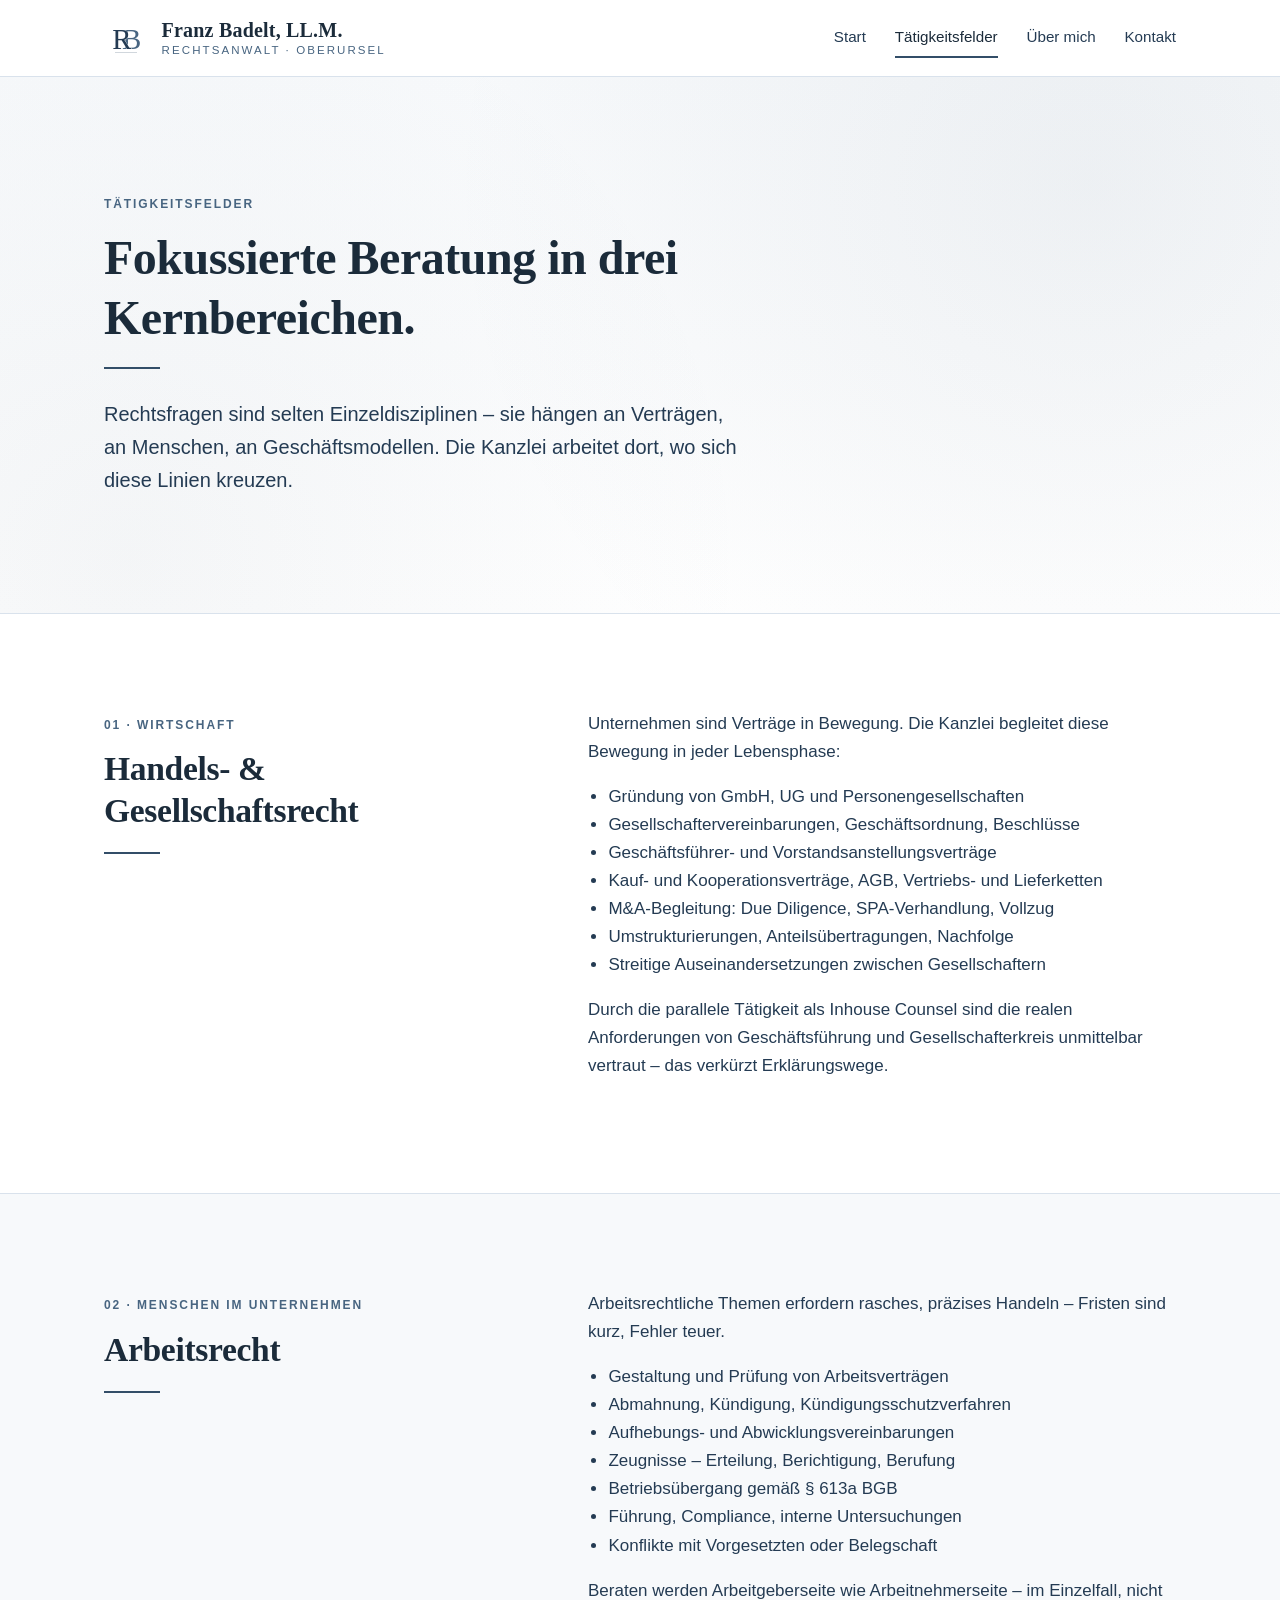
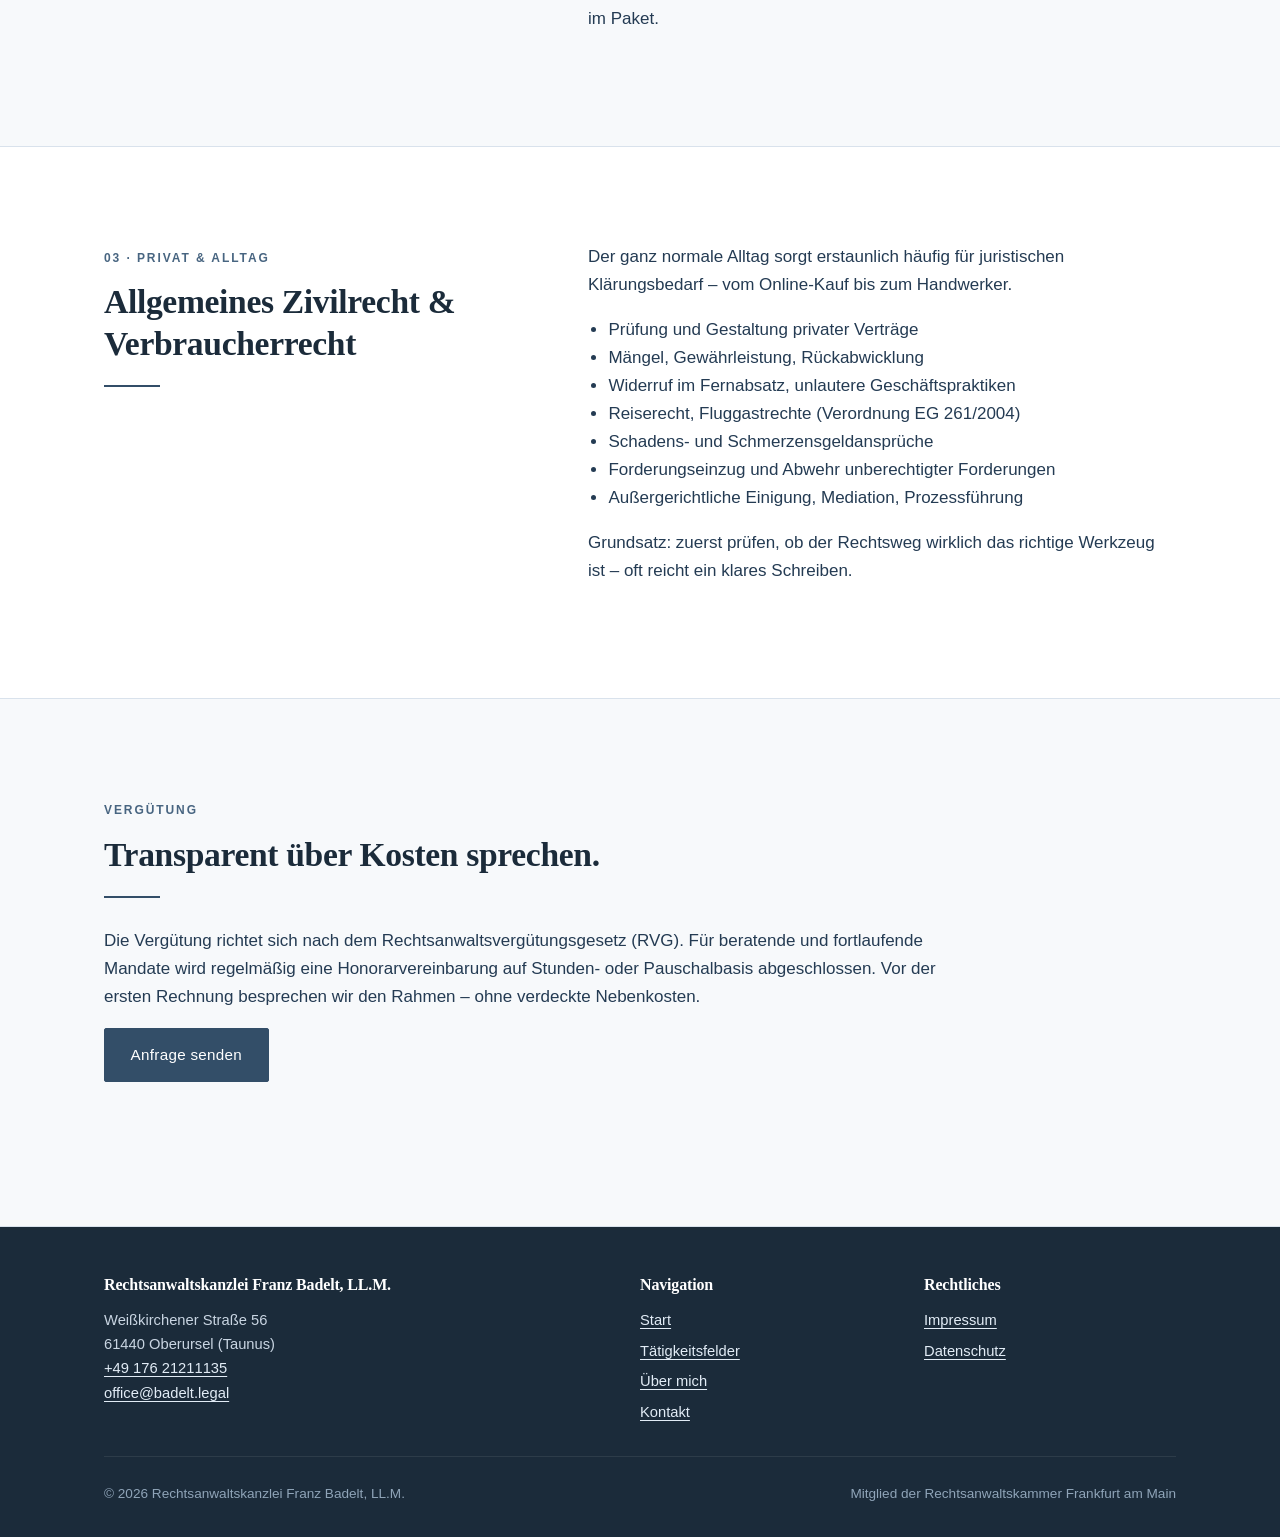
<file: leistungen.html>
<!DOCTYPE html>
<html lang="de">
<head>
    <meta charset="UTF-8">
    <meta name="viewport" content="width=device-width, initial-scale=1.0">
    <title>Tätigkeitsfelder &ndash; Rechtsanwaltskanzlei Franz Badelt, LL.M.</title>
    <meta name="description" content="Schwerpunkte der Kanzlei Franz Badelt, LL.M.: Handels- und Gesellschaftsrecht, Arbeitsrecht, allgemeines Zivilrecht und Verbraucherrecht.">
    <link rel="canonical" href="https://badelt.legal/leistungen.html">
    <link rel="icon" href="favicon.svg" type="image/svg+xml">
    <link rel="stylesheet" href="css/style.css">
</head>
<body>

<header class="site-header">
    <div class="container site-header__inner">
        <a class="brand" href="index.html" aria-label="Startseite Rechtsanwaltskanzlei Franz Badelt">
            <img class="brand__mark" src="logo.svg" alt="" width="44" height="44">
            <span class="brand__text">
                <span class="brand__name">Franz Badelt, LL.M.</span>
                <span class="brand__sub">Rechtsanwalt &middot; Oberursel</span>
            </span>
        </a>
        <nav class="nav" aria-label="Hauptnavigation">
            <a href="index.html">Start</a>
            <a href="leistungen.html" class="is-active">Tätigkeitsfelder</a>
            <a href="ueber-mich.html">Über mich</a>
            <a href="kontakt.html">Kontakt</a>
        </nav>
    </div>
</header>

<main>

<section class="hero">
    <div class="container">
        <div class="hero__inner">
            <span class="eyebrow">Tätigkeitsfelder</span>
            <h1>Fokussierte Beratung in drei Kernbereichen.</h1>
            <hr class="divider" aria-hidden="true">
            <p class="lead">
                Rechtsfragen sind selten Einzeldisziplinen &ndash; sie hängen an
                Verträgen, an Menschen, an Geschäftsmodellen. Die Kanzlei arbeitet
                dort, wo sich diese Linien kreuzen.
            </p>
        </div>
    </div>
</section>

<section class="section">
    <div class="container">

        <article class="split">
            <div>
                <span class="eyebrow">01 &middot; Wirtschaft</span>
                <h2>Handels- &amp; Gesellschaftsrecht</h2>
                <hr class="divider" aria-hidden="true">
            </div>
            <div>
                <p>
                    Unternehmen sind Verträge in Bewegung. Die Kanzlei begleitet
                    diese Bewegung in jeder Lebensphase:
                </p>
                <ul>
                    <li>Gründung von GmbH, UG und Personen&shy;gesellschaften</li>
                    <li>Gesellschafter&shy;vereinbarungen, Geschäfts&shy;ordnung, Beschlüsse</li>
                    <li>Geschäftsführer- und Vorstands&shy;anstellungsverträge</li>
                    <li>Kauf- und Kooperations&shy;verträge, AGB, Vertriebs- und Lieferketten</li>
                    <li>M&amp;A-Begleitung: Due Diligence, SPA-Verhandlung, Vollzug</li>
                    <li>Umstrukturierungen, Anteilsübertragungen, Nachfolge</li>
                    <li>Streitige Auseinander&shy;setzungen zwischen Gesellschaftern</li>
                </ul>
                <p>
                    Durch die parallele Tätigkeit als Inhouse Counsel sind die
                    realen Anforderungen von Geschäfts&shy;führung und Gesellschafter&shy;kreis
                    unmittelbar vertraut &ndash; das verkürzt Erklärungswege.
                </p>
            </div>
        </article>

    </div>
</section>

<section class="section section--alt">
    <div class="container">

        <article class="split">
            <div>
                <span class="eyebrow">02 &middot; Menschen im Unternehmen</span>
                <h2>Arbeitsrecht</h2>
                <hr class="divider" aria-hidden="true">
            </div>
            <div>
                <p>
                    Arbeitsrechtliche Themen erfordern rasches, präzises Handeln &ndash;
                    Fristen sind kurz, Fehler teuer.
                </p>
                <ul>
                    <li>Gestaltung und Prüfung von Arbeits&shy;verträgen</li>
                    <li>Abmahnung, Kündigung, Kündigungs&shy;schutzverfahren</li>
                    <li>Aufhebungs- und Abwicklungs&shy;vereinbarungen</li>
                    <li>Zeugnisse &ndash; Erteilung, Berichtigung, Berufung</li>
                    <li>Betriebs&shy;übergang gemäß § 613a BGB</li>
                    <li>Führung, Compliance, interne Untersuchungen</li>
                    <li>Konflikte mit Vorgesetzten oder Belegschaft</li>
                </ul>
                <p>
                    Beraten werden Arbeitgeber&shy;seite wie Arbeit&shy;nehmer&shy;seite &ndash;
                    im Einzelfall, nicht im Paket.
                </p>
            </div>
        </article>

    </div>
</section>

<section class="section">
    <div class="container">

        <article class="split">
            <div>
                <span class="eyebrow">03 &middot; Privat &amp; Alltag</span>
                <h2>Allgemeines Zivilrecht &amp; Verbraucherrecht</h2>
                <hr class="divider" aria-hidden="true">
            </div>
            <div>
                <p>
                    Der ganz normale Alltag sorgt erstaunlich häufig für
                    juristischen Klärungsbedarf &ndash; vom Online-Kauf bis zum Handwerker.
                </p>
                <ul>
                    <li>Prüfung und Gestaltung privater Verträge</li>
                    <li>Mängel, Gewährleistung, Rückabwicklung</li>
                    <li>Widerruf im Fernabsatz, unlautere Geschäfts&shy;praktiken</li>
                    <li>Reiserecht, Fluggastrechte (Verordnung EG 261/2004)</li>
                    <li>Schadens- und Schmerzens&shy;geldansprüche</li>
                    <li>Forderungs&shy;einzug und Abwehr unberechtigter Forderungen</li>
                    <li>Außergerichtliche Einigung, Mediation, Prozessführung</li>
                </ul>
                <p>
                    Grundsatz: zuerst prüfen, ob der Rechtsweg wirklich das richtige
                    Werkzeug ist &ndash; oft reicht ein klares Schreiben.
                </p>
            </div>
        </article>

    </div>
</section>

<section class="section section--alt">
    <div class="container">
        <div class="section__header">
            <span class="eyebrow">Vergütung</span>
            <h2>Transparent &uuml;ber Kosten sprechen.</h2>
            <hr class="divider" aria-hidden="true">
            <p>
                Die Vergütung richtet sich nach dem Rechtsanwalts&shy;vergütungs&shy;gesetz
                (RVG). Für beratende und fortlaufende Mandate wird regelmäßig eine
                Honorar&shy;vereinbarung auf Stunden- oder Pauschal&shy;basis
                abgeschlossen. Vor der ersten Rechnung besprechen wir den
                Rahmen &ndash; ohne verdeckte Nebenkosten.
            </p>
            <p>
                <a class="btn btn--primary" href="kontakt.html">Anfrage senden</a>
            </p>
        </div>
    </div>
</section>

</main>

<footer class="site-footer">
    <div class="container">
        <div class="footer-grid">
            <div>
                <h4>Rechtsanwaltskanzlei Franz Badelt, LL.M.</h4>
                <p>
                    Weißkirchener Straße 56<br>
                    61440 Oberursel (Taunus)<br>
                    <a href="tel:+4917621211135">+49 176 21211135</a><br>
                    <a href="mailto:office@badelt.legal">office@badelt.legal</a>
                </p>
            </div>
            <div>
                <h4>Navigation</h4>
                <ul>
                    <li><a href="index.html">Start</a></li>
                    <li><a href="leistungen.html">Tätigkeitsfelder</a></li>
                    <li><a href="ueber-mich.html">Über mich</a></li>
                    <li><a href="kontakt.html">Kontakt</a></li>
                </ul>
            </div>
            <div>
                <h4>Rechtliches</h4>
                <ul>
                    <li><a href="impressum.html">Impressum</a></li>
                    <li><a href="datenschutz.html">Datenschutz</a></li>
                </ul>
            </div>
        </div>
        <div class="copyright">
            <span>&copy; <span id="year">2026</span> Rechtsanwaltskanzlei Franz Badelt, LL.M.</span>
            <span>Mitglied der Rechtsanwaltskammer Frankfurt am Main</span>
        </div>
    </div>
</footer>

<script>
    document.getElementById('year').textContent = new Date().getFullYear();
</script>

</body>
</html>
</file>
<file: css/style.css>
/* ============================================================
   Rechtsanwaltskanzlei Franz Badelt, LL.M. — Styles
   Farbwelt: Stahl-/Graublau, System-Fonts (kein externer Font-Loader)
   ============================================================ */

:root {
    --color-primary: #334e68;
    --color-primary-dark: #243b53;
    --color-primary-darker: #1b2b3a;
    --color-primary-light: #486581;
    --color-accent: #627d98;
    --color-bg: #ffffff;
    --color-bg-alt: #f7f9fb;
    --color-bg-dark: #1b2b3a;
    --color-text: #243b53;
    --color-text-muted: #627d98;
    --color-border: #d9e2ec;
    --color-line: #bcccdc;

    --font-serif: Georgia, "Times New Roman", Times, serif;
    --font-sans: -apple-system, BlinkMacSystemFont, "Segoe UI", Roboto,
        "Helvetica Neue", Arial, sans-serif;

    --container: 1120px;
    --radius: 2px;
    --transition: 180ms ease;

    --shadow-sm: 0 1px 2px rgba(27, 43, 58, 0.06);
    --shadow-md: 0 6px 24px rgba(27, 43, 58, 0.08);
}

/* ---------- Reset ---------- */
*,
*::before,
*::after {
    box-sizing: border-box;
}

html {
    scroll-behavior: smooth;
    -webkit-text-size-adjust: 100%;
}

body {
    margin: 0;
    font-family: var(--font-sans);
    font-size: 17px;
    line-height: 1.65;
    color: var(--color-text);
    background: var(--color-bg);
    -webkit-font-smoothing: antialiased;
    text-rendering: optimizeLegibility;
}

img {
    max-width: 100%;
    height: auto;
    display: block;
}

a {
    color: var(--color-primary);
    text-decoration-thickness: 1px;
    text-underline-offset: 3px;
    transition: color var(--transition);
}

a:hover,
a:focus {
    color: var(--color-primary-darker);
}

h1,
h2,
h3,
h4 {
    font-family: var(--font-serif);
    color: var(--color-primary-darker);
    font-weight: 600;
    line-height: 1.25;
    letter-spacing: -0.01em;
    margin: 0 0 0.6em;
}

h1 {
    font-size: clamp(2rem, 4.5vw, 3rem);
}

h2 {
    font-size: clamp(1.6rem, 3vw, 2.1rem);
}

h3 {
    font-size: 1.2rem;
    letter-spacing: 0.01em;
}

p {
    margin: 0 0 1em;
}

ul {
    margin: 0 0 1em;
    padding-left: 1.2em;
}

/* ---------- Utilities ---------- */
.container {
    width: 100%;
    max-width: var(--container);
    margin-inline: auto;
    padding-inline: 1.5rem;
}

.eyebrow {
    display: inline-block;
    font-family: var(--font-sans);
    font-size: 0.75rem;
    font-weight: 600;
    letter-spacing: 0.16em;
    text-transform: uppercase;
    color: var(--color-primary-light);
    margin-bottom: 0.8rem;
}

.lead {
    font-size: 1.15rem;
    color: var(--color-text);
    max-width: 58ch;
}

.divider {
    width: 56px;
    height: 2px;
    background: var(--color-primary);
    border: 0;
    margin: 1.2rem 0 1.8rem;
}

/* ---------- Header / Nav ---------- */
.site-header {
    position: sticky;
    top: 0;
    z-index: 40;
    background: rgba(255, 255, 255, 0.96);
    backdrop-filter: saturate(180%) blur(8px);
    border-bottom: 1px solid var(--color-border);
}

.site-header__inner {
    display: flex;
    align-items: center;
    justify-content: space-between;
    gap: 2rem;
    min-height: 76px;
}

.brand {
    text-decoration: none;
    color: var(--color-primary-darker);
    display: flex;
    align-items: center;
    gap: 0.85rem;
    line-height: 1.15;
}

.brand__mark {
    width: 44px;
    height: 44px;
    flex-shrink: 0;
    display: block;
}

.brand__text {
    display: flex;
    flex-direction: column;
}

.brand__name {
    font-family: var(--font-serif);
    font-size: 1.25rem;
    font-weight: 600;
    letter-spacing: 0.01em;
}

.brand__sub {
    font-family: var(--font-sans);
    font-size: 0.72rem;
    text-transform: uppercase;
    letter-spacing: 0.18em;
    color: var(--color-primary-light);
    margin-top: 2px;
}

.nav {
    display: flex;
    gap: 1.8rem;
    flex-wrap: wrap;
}

.nav a {
    font-family: var(--font-sans);
    font-size: 0.95rem;
    text-decoration: none;
    color: var(--color-primary-dark);
    padding: 0.4rem 0;
    border-bottom: 2px solid transparent;
    transition: border-color var(--transition), color var(--transition);
}

.nav a:hover,
.nav a.is-active {
    color: var(--color-primary-darker);
    border-bottom-color: var(--color-primary);
}

/* ---------- Hero ---------- */
.hero {
    position: relative;
    background:
        linear-gradient(180deg, #f7f9fb 0%, #ffffff 100%);
    border-bottom: 1px solid var(--color-border);
    overflow: hidden;
}

.hero::before {
    content: "";
    position: absolute;
    inset: 0;
    background-image:
        radial-gradient(circle at 85% 20%, rgba(51, 78, 104, 0.06), transparent 55%),
        radial-gradient(circle at 10% 90%, rgba(51, 78, 104, 0.05), transparent 50%);
    pointer-events: none;
}

.hero__inner {
    position: relative;
    padding: clamp(4rem, 10vw, 7rem) 0 clamp(4rem, 9vw, 6rem);
    max-width: 52rem;
}

.hero__signature {
    display: flex;
    align-items: center;
    gap: 1.1rem;
    margin-bottom: 2rem;
    padding-bottom: 1.6rem;
    border-bottom: 1px solid var(--color-border);
}

.hero__logo {
    width: 88px;
    height: 88px;
    flex-shrink: 0;
    display: block;
}

.hero__signature-text {
    display: flex;
    flex-direction: column;
    line-height: 1.2;
}

.hero__firm {
    font-family: var(--font-serif);
    font-size: clamp(1.35rem, 2.3vw, 1.7rem);
    font-weight: 600;
    color: var(--color-primary-darker);
    letter-spacing: 0.005em;
}

.hero__location {
    font-family: var(--font-sans);
    font-size: 0.8rem;
    text-transform: uppercase;
    letter-spacing: 0.2em;
    color: var(--color-primary-light);
    margin-top: 6px;
}

@media (max-width: 520px) {
    .hero__logo {
        width: 64px;
        height: 64px;
    }
    .hero__signature {
        gap: 0.9rem;
    }
}

.hero h1 {
    margin-bottom: 0.4em;
}

.hero .lead {
    font-size: clamp(1.1rem, 1.6vw, 1.25rem);
    color: var(--color-primary-dark);
}

.hero__actions {
    display: flex;
    gap: 1rem;
    margin-top: 2rem;
    flex-wrap: wrap;
}

/* ---------- Buttons ---------- */
.btn {
    display: inline-block;
    font-family: var(--font-sans);
    font-size: 0.95rem;
    font-weight: 500;
    letter-spacing: 0.02em;
    padding: 0.85rem 1.6rem;
    border-radius: var(--radius);
    text-decoration: none;
    border: 1px solid transparent;
    transition: background var(--transition), color var(--transition),
        border-color var(--transition), transform var(--transition);
    cursor: pointer;
}

.btn--primary {
    background: var(--color-primary);
    color: #fff;
    border-color: var(--color-primary);
}

.btn--primary:hover,
.btn--primary:focus {
    background: var(--color-primary-darker);
    border-color: var(--color-primary-darker);
    color: #fff;
}

.btn--ghost {
    background: transparent;
    color: var(--color-primary);
    border-color: var(--color-line);
}

.btn--ghost:hover,
.btn--ghost:focus {
    border-color: var(--color-primary);
    color: var(--color-primary-darker);
}

/* ---------- Sections ---------- */
.section {
    padding: clamp(3.5rem, 8vw, 6rem) 0;
}

.section--alt {
    background: var(--color-bg-alt);
    border-block: 1px solid var(--color-border);
}

.section__header {
    max-width: 52rem;
    margin-bottom: 3rem;
}

/* ---------- Service grid ---------- */
.services {
    display: grid;
    grid-template-columns: repeat(auto-fit, minmax(260px, 1fr));
    gap: 1.5rem;
}

.service {
    background: #fff;
    border: 1px solid var(--color-border);
    border-top: 3px solid var(--color-primary);
    padding: 2rem 1.8rem;
    border-radius: var(--radius);
    transition: box-shadow var(--transition), transform var(--transition);
}

.service:hover {
    box-shadow: var(--shadow-md);
    transform: translateY(-2px);
}

.service h3 {
    margin-top: 0;
    color: var(--color-primary-darker);
}

.service p {
    color: var(--color-text-muted);
    font-size: 0.97rem;
    margin-bottom: 0;
}

.service__icon {
    width: 36px;
    height: 36px;
    color: var(--color-primary);
    margin-bottom: 1rem;
}

/* ---------- Two-column layout ---------- */
.split {
    display: grid;
    grid-template-columns: 1fr;
    gap: 3rem;
    align-items: start;
}

@media (min-width: 860px) {
    .split {
        grid-template-columns: 5fr 7fr;
        gap: 4rem;
    }
    .split--flip {
        grid-template-columns: 7fr 5fr;
    }
}

.portrait {
    width: 100%;
    max-width: 360px;
    aspect-ratio: 4 / 5;
    background: var(--color-bg-alt);
    border: 1px solid var(--color-border);
    border-radius: var(--radius);
    object-fit: cover;
    object-position: center top;
    box-shadow: var(--shadow-md);
}

.portrait--placeholder {
    display: flex;
    align-items: center;
    justify-content: center;
    font-family: var(--font-serif);
    font-size: 3rem;
    color: var(--color-primary-light);
    letter-spacing: 0.05em;
}

/* ---------- CV / Timeline ---------- */
.cv {
    list-style: none;
    padding: 0;
    margin: 0;
    border-left: 2px solid var(--color-line);
}

.cv li {
    position: relative;
    padding: 0 0 1.4rem 1.8rem;
}

.cv li::before {
    content: "";
    position: absolute;
    left: -7px;
    top: 9px;
    width: 12px;
    height: 12px;
    border-radius: 50%;
    background: var(--color-primary);
    border: 2px solid #fff;
    box-shadow: 0 0 0 1px var(--color-primary);
}

.cv__period {
    display: block;
    font-size: 0.82rem;
    font-weight: 600;
    letter-spacing: 0.1em;
    text-transform: uppercase;
    color: var(--color-primary-light);
    margin-bottom: 0.15rem;
}

.cv__title {
    font-weight: 600;
    color: var(--color-primary-darker);
}

.cv__org {
    color: var(--color-text-muted);
    font-size: 0.95rem;
}

/* ---------- Contact block ---------- */
.contact-card {
    background: #fff;
    border: 1px solid var(--color-border);
    padding: 2.2rem;
    border-radius: var(--radius);
    box-shadow: var(--shadow-sm);
}

.contact-list {
    list-style: none;
    padding: 0;
    margin: 0;
    display: grid;
    gap: 1rem;
}

.contact-list li {
    display: flex;
    gap: 0.9rem;
    align-items: flex-start;
}

.contact-list .label {
    font-size: 0.78rem;
    text-transform: uppercase;
    letter-spacing: 0.14em;
    color: var(--color-primary-light);
    display: block;
    margin-bottom: 0.15rem;
    font-weight: 600;
}

.contact-list a {
    font-weight: 500;
}

.icon {
    width: 20px;
    height: 20px;
    flex-shrink: 0;
    color: var(--color-primary);
    margin-top: 4px;
}

/* ---------- Prose (for legal pages) ---------- */
.prose {
    max-width: 48rem;
}

.prose h2 {
    margin-top: 2.4rem;
    font-size: 1.35rem;
}

.prose h3 {
    margin-top: 1.6rem;
    font-size: 1.05rem;
    font-family: var(--font-sans);
    color: var(--color-primary-dark);
    text-transform: uppercase;
    letter-spacing: 0.08em;
    font-weight: 600;
}

.prose p,
.prose li {
    color: var(--color-text);
}

.prose address {
    font-style: normal;
    line-height: 1.7;
}

/* ---------- Footer ---------- */
.site-footer {
    background: var(--color-bg-dark);
    color: #c9d5e2;
    padding: 3rem 0 2rem;
    font-size: 0.92rem;
}

.site-footer a {
    color: #e2ecf6;
}

.site-footer a:hover {
    color: #ffffff;
}

.footer-grid {
    display: grid;
    grid-template-columns: 1fr;
    gap: 2rem;
    margin-bottom: 2rem;
}

@media (min-width: 700px) {
    .footer-grid {
        grid-template-columns: 2fr 1fr 1fr;
    }
}

.footer-grid h4 {
    color: #ffffff;
    font-family: var(--font-serif);
    font-size: 1rem;
    margin: 0 0 0.8rem;
}

.footer-grid ul {
    list-style: none;
    padding: 0;
    margin: 0;
}

.footer-grid li + li {
    margin-top: 0.4rem;
}

.site-footer .copyright {
    padding-top: 1.6rem;
    border-top: 1px solid rgba(255, 255, 255, 0.08);
    color: #8fa4b8;
    font-size: 0.85rem;
    display: flex;
    flex-wrap: wrap;
    gap: 0.8rem 2rem;
    justify-content: space-between;
}

/* ---------- Small helpers ---------- */
.sr-only {
    position: absolute;
    width: 1px;
    height: 1px;
    padding: 0;
    margin: -1px;
    overflow: hidden;
    clip: rect(0, 0, 0, 0);
    white-space: nowrap;
    border: 0;
}

@media (max-width: 620px) {
    .nav {
        gap: 1.1rem;
    }
    .nav a {
        font-size: 0.88rem;
    }
    .brand__sub {
        display: none;
    }
}
</file>
